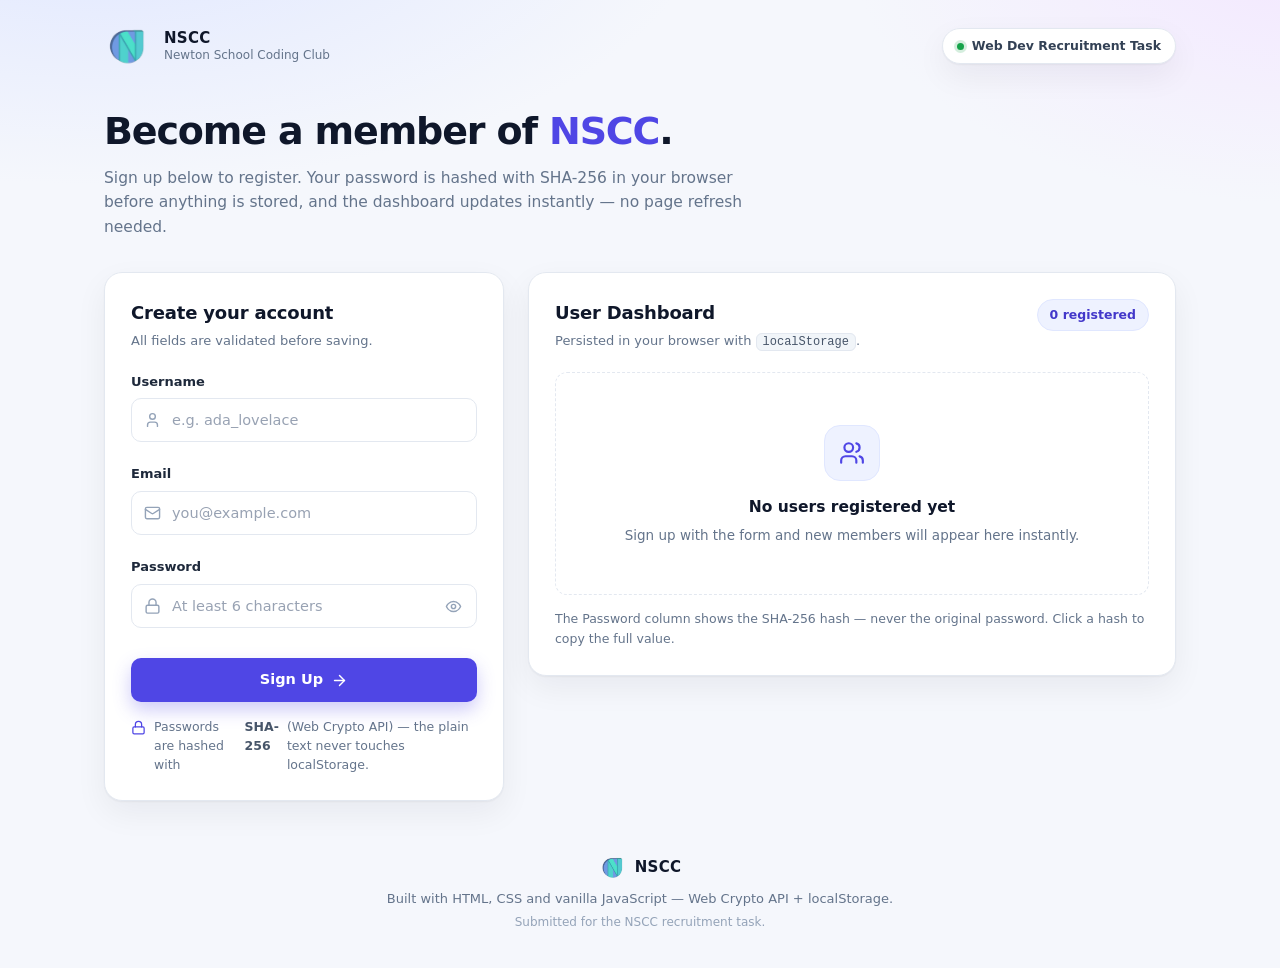
<file: Task-1-Signup-Dashboard/index.html>
<!doctype html>
<html lang="en">
  <head>
  <meta charset="UTF-8" />
  <meta name="viewport" content="width=device-width, initial-scale=1.0" />
  <meta
    name="description"
    content="NSCC Signup & User Dashboard — a vanilla JavaScript recruitment task."
  />
  <title>NSCC Signup & User Dashboard</title>
  <link rel="icon" type="image/png" href="assets/nscc-logo.png" />
  <link rel="stylesheet" href="style.css" />
</head>
  <body>
    <!-- ======================= Header ======================= -->
    <header class="site-header">
      <div class="brand">
        <span class="brand-mark" aria-hidden="true">
          <img src="assets/nscc-logo.png" alt="" />
        </span>
        <span class="brand-text">
          <strong>NSCC</strong>
          <small>Newton School Coding Club</small>
        </span>
      </div>
      <span class="task-pill">
        <span class="pill-dot" aria-hidden="true"></span>
        Web Dev Recruitment Task
      </span>
    </header>

    <main class="container">
      <!-- ======================= Intro ======================= -->
      <section class="intro">
        <h1>Become a member of <span>NSCC</span>.</h1>
        <p>
          Sign up below to register. Your password is hashed with SHA-256 in your
          browser before anything is stored, and the dashboard updates instantly —
          no page refresh needed.
        </p>
      </section>

      <div class="layout">
        <!-- ======================= Signup form ======================= -->
        <section class="card form-card" aria-labelledby="form-title">
          <div class="card-header">
            <h2 id="form-title">Create your account</h2>
            <p class="card-subtitle">All fields are validated before saving.</p>
          </div>

          <!-- novalidate disables the browser's default bubbles so our own JS validation runs -->
          <form id="signup-form" novalidate>
            <div class="field">
              <label for="username">Username</label>
              <div class="input-wrap">
                <svg class="input-icon" viewBox="0 0 24 24" fill="none" stroke="currentColor" stroke-width="2" stroke-linecap="round" stroke-linejoin="round" aria-hidden="true">
                  <path d="M19 21v-2a4 4 0 0 0-4-4H9a4 4 0 0 0-4 4v2" />
                  <circle cx="12" cy="7" r="4" />
                </svg>
                <input
                  id="username"
                  name="username"
                  type="text"
                  placeholder="e.g. ada_lovelace"
                  autocomplete="username"
                  maxlength="30"
                  required
                  aria-describedby="username-error"
                />
              </div>
              <p class="error-message" id="username-error" aria-live="polite"></p>
            </div>

            <div class="field">
              <label for="email">Email</label>
              <div class="input-wrap">
                <svg class="input-icon" viewBox="0 0 24 24" fill="none" stroke="currentColor" stroke-width="2" stroke-linecap="round" stroke-linejoin="round" aria-hidden="true">
                  <rect x="2" y="4" width="20" height="16" rx="2" />
                  <path d="m22 7-8.97 5.7a1.94 1.94 0 0 1-2.06 0L2 7" />
                </svg>
                <input
                  id="email"
                  name="email"
                  type="email"
                  placeholder="you@example.com"
                  autocomplete="email"
                  maxlength="254"
                  required
                  aria-describedby="email-error"
                />
              </div>
              <p class="error-message" id="email-error" aria-live="polite"></p>
            </div>

            <div class="field">
              <label for="password">Password</label>
              <div class="input-wrap">
                <svg class="input-icon" viewBox="0 0 24 24" fill="none" stroke="currentColor" stroke-width="2" stroke-linecap="round" stroke-linejoin="round" aria-hidden="true">
                  <rect x="3" y="11" width="18" height="11" rx="2" />
                  <path d="M7 11V7a5 5 0 0 1 10 0v4" />
                </svg>
                <input
                  id="password"
                  name="password"
                  type="password"
                  placeholder="At least 6 characters"
                  autocomplete="new-password"
                  minlength="6"
                  maxlength="128"
                  required
                  aria-describedby="password-error"
                  spellcheck="false"
                />
                <button
                  type="button"
                  class="icon-button"
                  id="toggle-password"
                  aria-label="Show password"
                >
                  <svg id="eye-open" viewBox="0 0 24 24" fill="none" stroke="currentColor" stroke-width="2" stroke-linecap="round" stroke-linejoin="round" aria-hidden="true">
                    <path d="M2 12s3-7 10-7 10 7 10 7-3 7-10 7-10-7-10-7Z" />
                    <circle cx="12" cy="12" r="3" />
                  </svg>
                  <svg id="eye-closed" class="hidden" viewBox="0 0 24 24" fill="none" stroke="currentColor" stroke-width="2" stroke-linecap="round" stroke-linejoin="round" aria-hidden="true">
                    <path d="M9.88 9.88a3 3 0 1 0 4.24 4.24" />
                    <path d="M10.73 5.08A10.43 10.43 0 0 1 12 5c7 0 10 7 10 7a13.16 13.16 0 0 1-1.67 2.68" />
                    <path d="M6.61 6.61A13.526 13.526 0 0 0 2 12s3 7 10 7a9.74 9.74 0 0 0 5.39-1.61" />
                    <line x1="2" y1="2" x2="22" y2="22" />
                  </svg>
                </button>
              </div>
              <p class="error-message" id="password-error" aria-live="polite"></p>
            </div>

            <button class="button primary" id="signup-button" type="submit">
              <span class="btn-label">
                Sign Up
                <svg viewBox="0 0 24 24" fill="none" stroke="currentColor" stroke-width="2" stroke-linecap="round" stroke-linejoin="round" aria-hidden="true">
                  <line x1="5" y1="12" x2="19" y2="12" />
                  <polyline points="12 5 19 12 12 19" />
                </svg>
              </span>
              <span class="btn-spinner" aria-hidden="true"></span>
            </button>

            <p class="form-note">
              <svg viewBox="0 0 24 24" fill="none" stroke="currentColor" stroke-width="2" stroke-linecap="round" stroke-linejoin="round" aria-hidden="true">
                <rect x="3" y="11" width="18" height="11" rx="2" />
                <path d="M7 11V7a5 5 0 0 1 10 0v4" />
              </svg>
              Passwords are hashed with <strong>SHA-256</strong> (Web Crypto API) —
              the plain text never touches localStorage.
            </p>
          </form>
        </section>

        <!-- ======================= Dashboard ======================= -->
        <section class="card table-card" aria-labelledby="dashboard-title">
          <div class="card-header table-card-header">
            <div>
              <h2 id="dashboard-title">User Dashboard</h2>
              <p class="card-subtitle">
                Persisted in your browser with <code>localStorage</code>.
              </p>
            </div>
            <span class="count-pill"><span id="user-count">0</span> registered</span>
          </div>

          <div class="table-wrap" id="table-wrap">
            <table>
              <thead>
                <tr>
                  <th>Username</th>
                  <th>Email</th>
                  <th>Password</th>
                  <th class="action-col">Action</th>
                </tr>
              </thead>
              <tbody id="users-tbody"></tbody>
            </table>
          </div>

          <div class="empty-state hidden" id="empty-state">
            <span class="empty-icon" aria-hidden="true">
              <svg viewBox="0 0 24 24" fill="none" stroke="currentColor" stroke-width="2" stroke-linecap="round" stroke-linejoin="round">
                <path d="M16 21v-2a4 4 0 0 0-4-4H6a4 4 0 0 0-4 4v2" />
                <circle cx="9" cy="7" r="4" />
                <path d="M22 21v-2a4 4 0 0 0-3-3.87" />
                <path d="M16 3.13a4 4 0 0 1 0 7.75" />
              </svg>
            </span>
            <h3>No users registered yet</h3>
            <p>Sign up with the form and new members will appear here instantly.</p>
          </div>

          <p class="table-note">
            The Password column shows the SHA-256 hash — never the original
            password. Click a hash to copy the full value.
          </p>
        </section>
      </div>
    </main>

    <footer class="site-footer">
      <div class="footer-brand" aria-label="NSCC — Newton School Coding Club">
        <img src="assets/nscc-logo.png" alt="" />
        <strong>NSCC</strong>
      </div>
      <p>Built with HTML, CSS and vanilla JavaScript — Web Crypto API + localStorage.</p>
      <p class="footer-sub">Submitted for the NSCC recruitment task.</p>
    </footer>

    <!-- ======================= Toast ======================= -->
    <div class="toast" id="toast" role="status" aria-live="polite">
      <span class="toast-dot" aria-hidden="true"></span>
      <span id="toast-message"></span>
    </div>

    <!-- ======================= Delete confirmation modal ======================= -->
    <div
      class="modal-overlay"
      id="confirm-modal"
      hidden
      role="alertdialog"
      aria-modal="true"
      aria-labelledby="confirm-title"
      aria-describedby="confirm-text"
    >
      <div class="modal">
        <span class="modal-icon" aria-hidden="true">
          <svg viewBox="0 0 24 24" fill="none" stroke="currentColor" stroke-width="2" stroke-linecap="round" stroke-linejoin="round">
            <path d="M3 6h18" />
            <path d="M19 6v14a2 2 0 0 1-2 2H7a2 2 0 0 1-2-2V6" />
            <path d="M8 6V4a2 2 0 0 1 2-2h4a2 2 0 0 1 2 2v2" />
            <line x1="10" y1="11" x2="10" y2="17" />
            <line x1="14" y1="11" x2="14" y2="17" />
          </svg>
        </span>
        <h3 id="confirm-title">Delete this user?</h3>
        <p id="confirm-text"></p>
        <div class="modal-actions">
          <button class="button ghost" id="cancel-delete" type="button">Cancel</button>
          <button class="button danger" id="confirm-delete" type="button">Delete</button>
        </div>
      </div>
    </div>

    <script src="script.js"></script>
  </body>
</html>
</file>
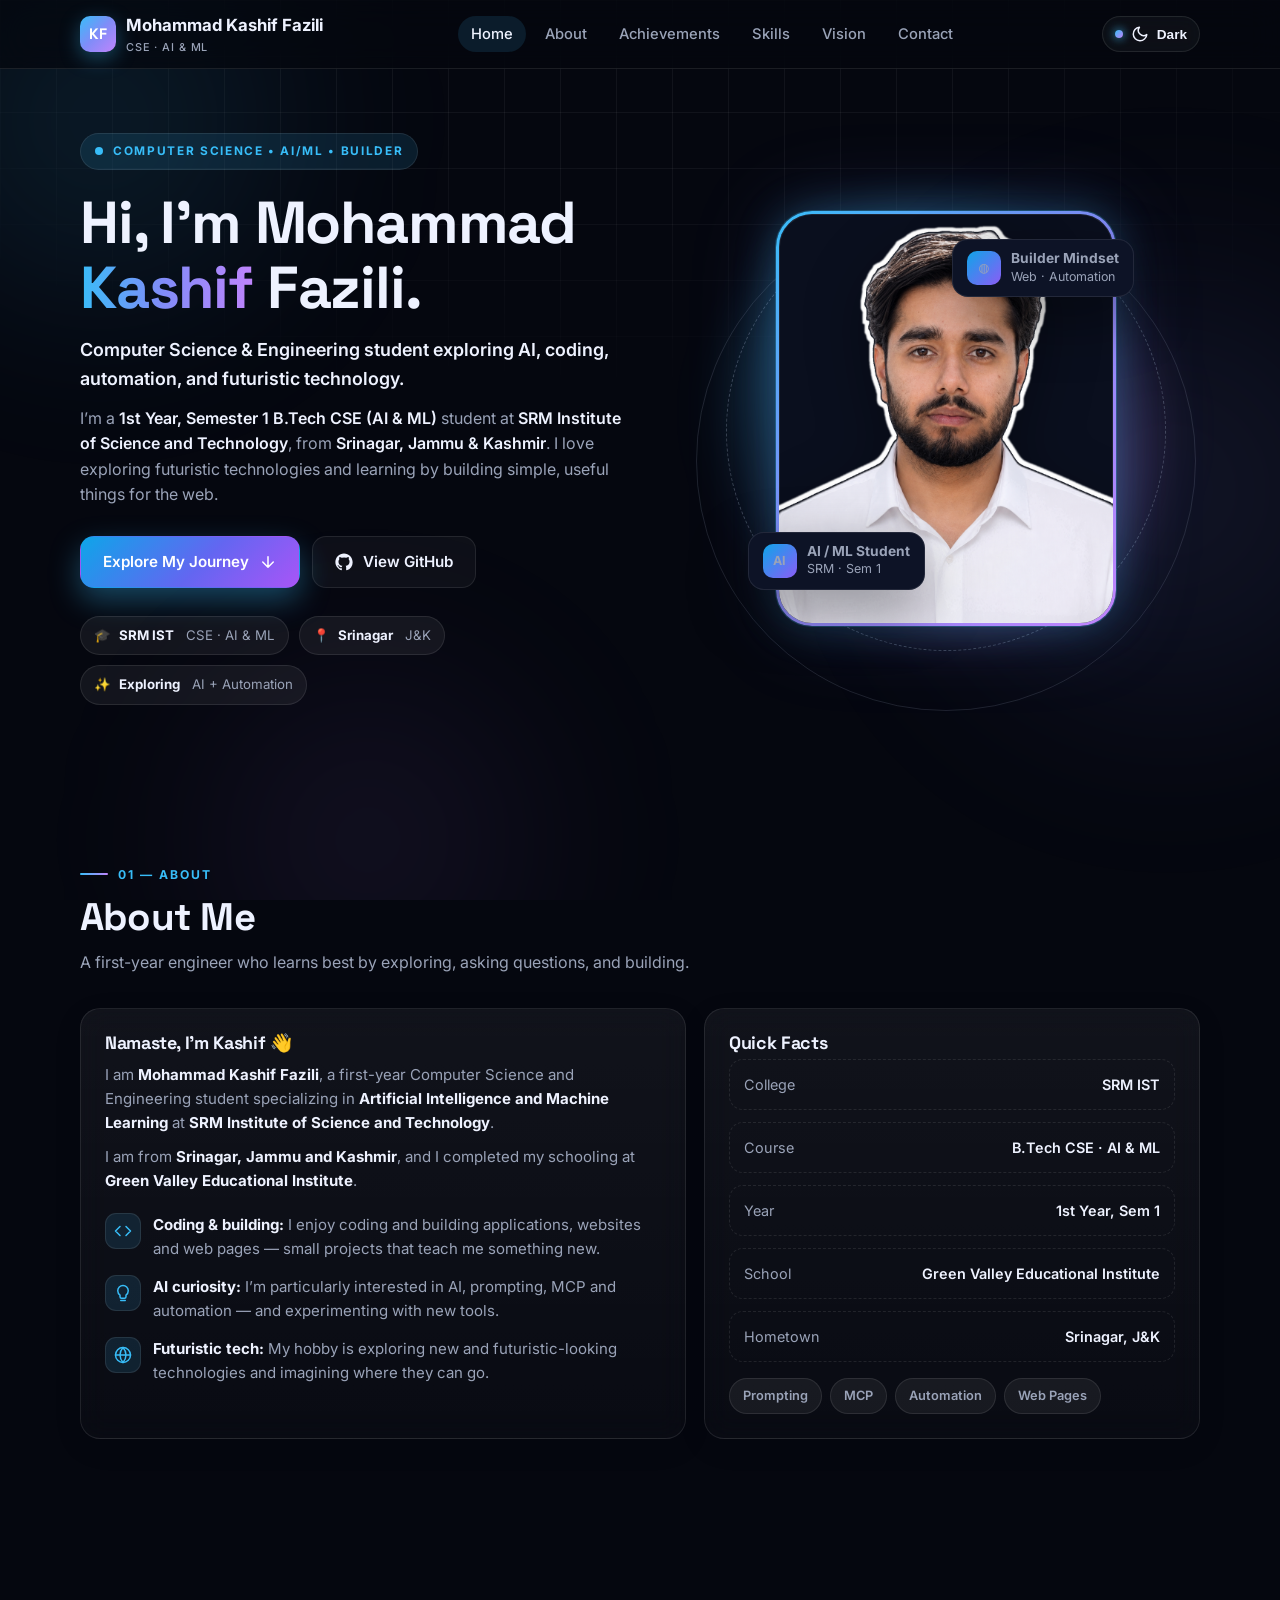
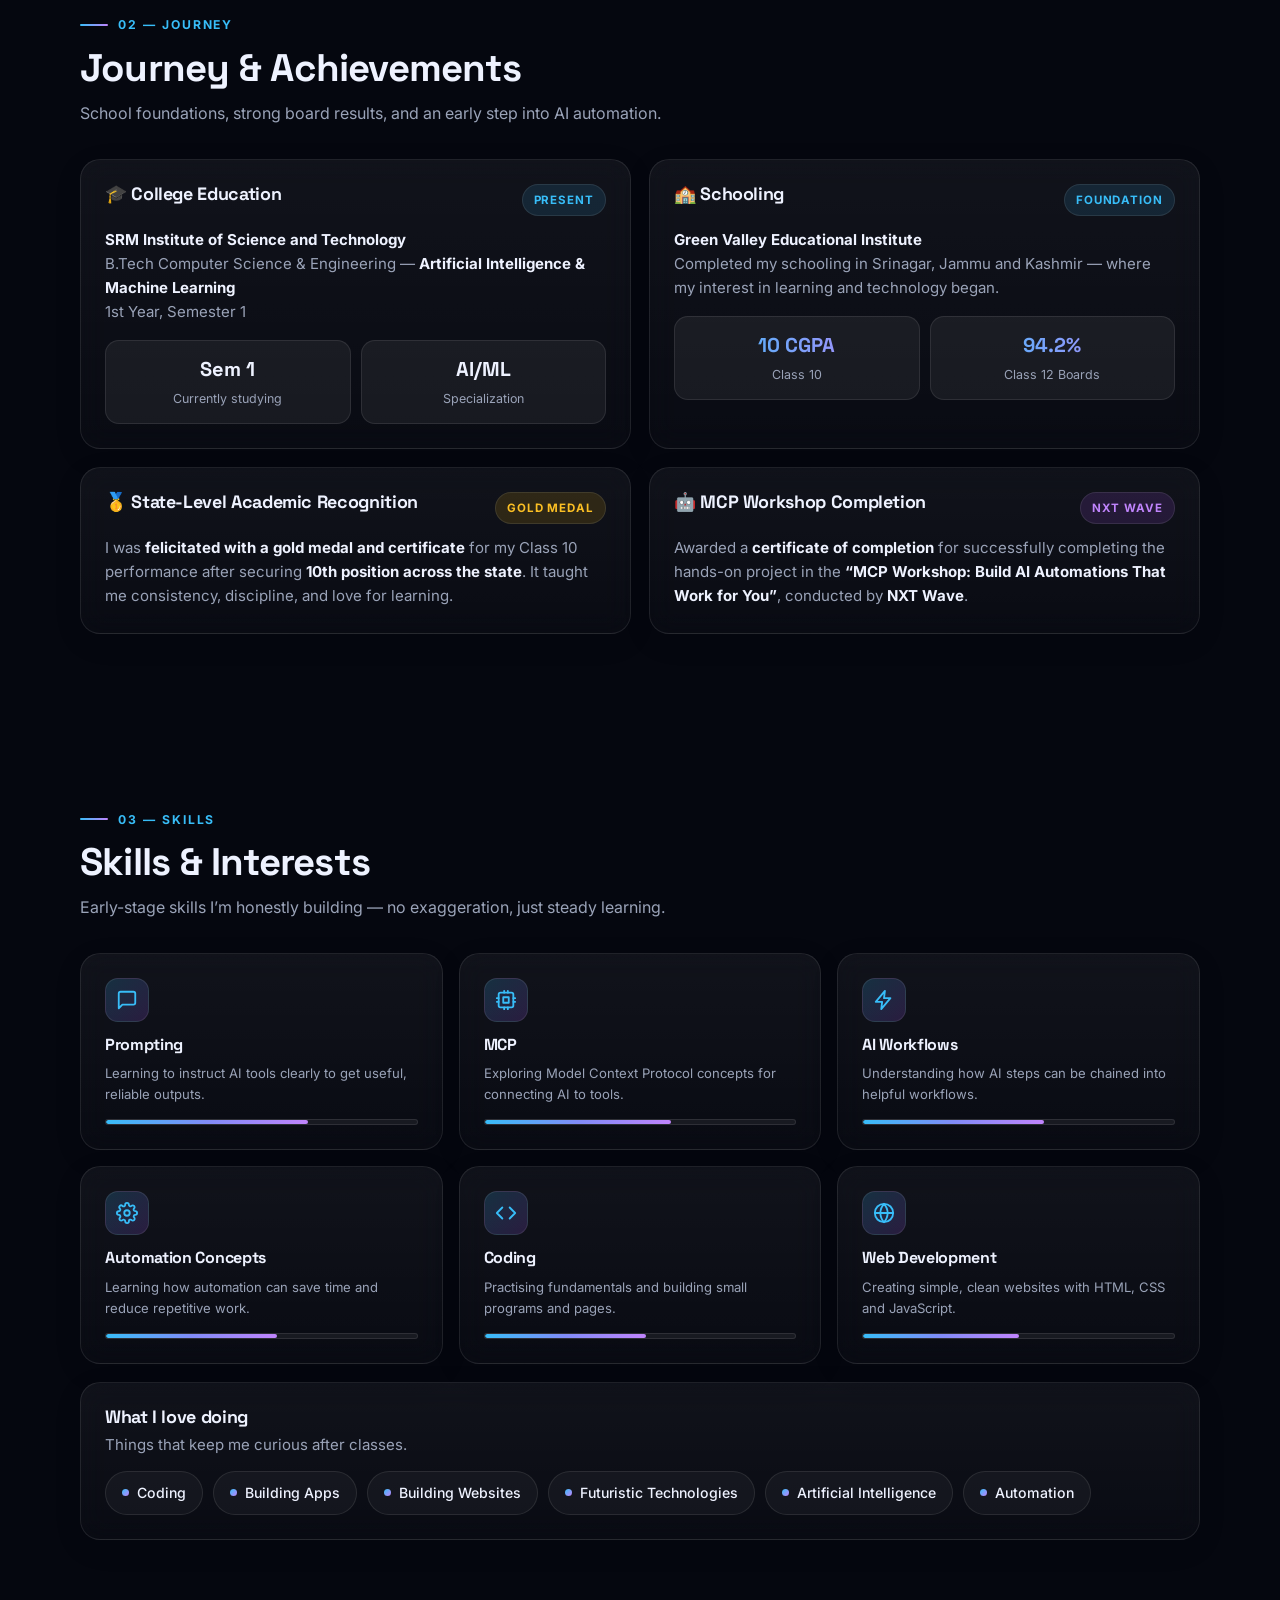
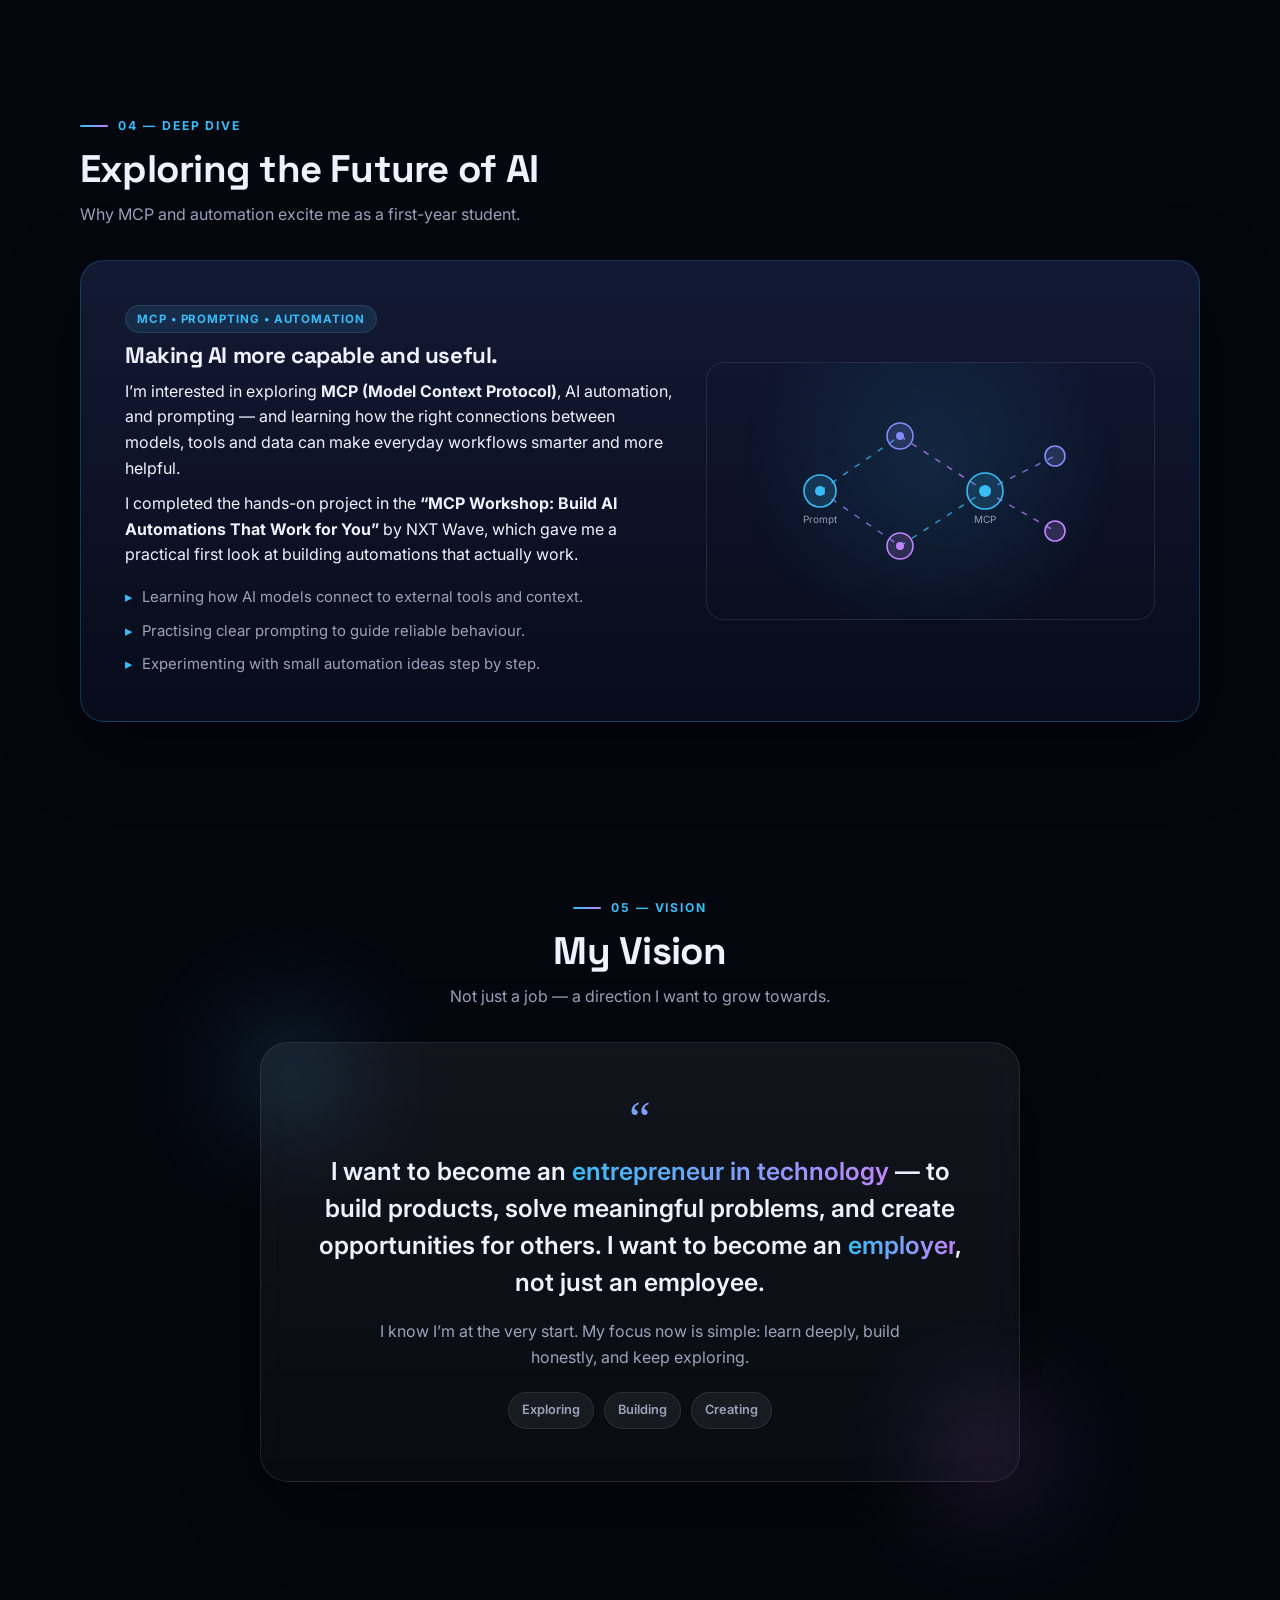
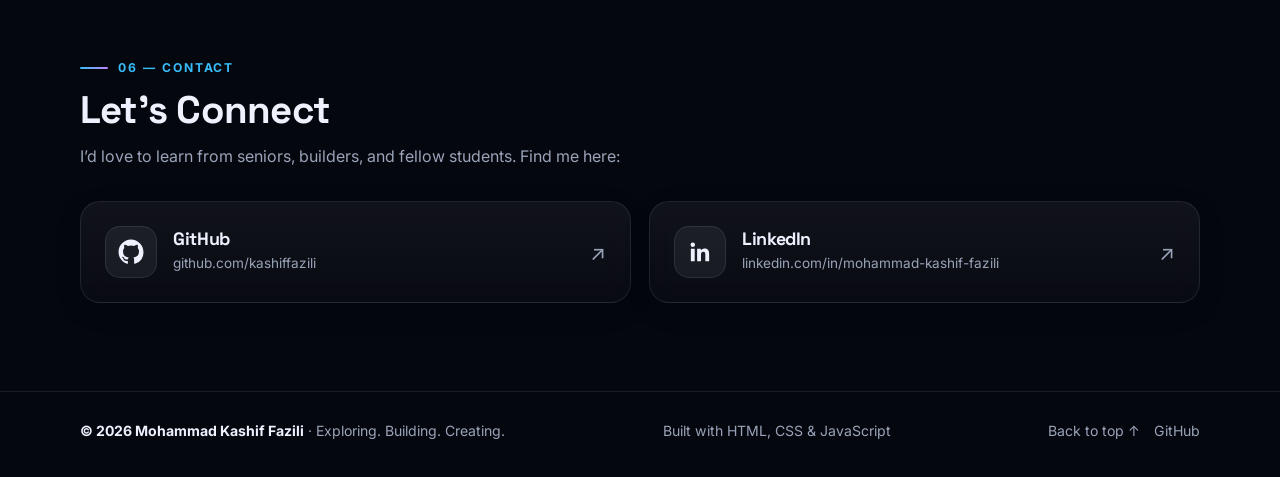
<file: Task-2-Personal-Introduction/index.html>
<!DOCTYPE html>
<html lang="en" data-theme="dark">
<head>
  <!--
    Personal Introduction Page — Mohammad Kashif Fazili
    Structured project: HTML + external CSS + external Vanilla JavaScript.
    No frameworks or build step required.
  -->
  <meta charset="UTF-8" />
  <meta name="viewport" content="width=device-width, initial-scale=1.0" />
  <meta name="description" content="Personal introduction page of Mohammad Kashif Fazili — B.Tech CSE (AI & ML) student at SRM Institute of Science and Technology." />
  <meta name="theme-color" content="#05070f" />
  <title>Mohammad Kashif Fazili — CSE (AI & ML) | Personal Introduction</title>

  <link rel="stylesheet" href="style.css" />

  <!-- Favicon: simple KF monogram as inline SVG -->
  <link rel="icon" href="data:image/svg+xml,%3Csvg xmlns='http://www.w3.org/2000/svg' viewBox='0 0 64 64'%3E%3Crect width='64' height='64' rx='14' fill='%2305070f'/%3E%3Ctext x='32' y='42' font-family='Arial' font-size='26' font-weight='bold' fill='%2338bdf8' text-anchor='middle'%3EKF%3C/text%3E%3C/svg%3E" />

  <!-- Font: system-first + Google Fonts (graceful fallback offline) -->
  <link rel="preconnect" href="https://fonts.googleapis.com" />
  <link rel="preconnect" href="https://fonts.gstatic.com" crossorigin />
  <link href="https://fonts.googleapis.com/css2?family=Inter:wght@400;500;600;700&family=Space+Grotesk:wght@500;600;700&display=swap" rel="stylesheet" />

  <!-- Prevent theme flash: restore saved theme before paint -->
  <script>
    // Read saved theme early so the correct theme shows instantly.
    (function () {
      try {
        var saved = localStorage.getItem('kashif-theme');
        if (saved === 'light' || saved === 'dark') {
          document.documentElement.setAttribute('data-theme', saved);
        } else {
          document.documentElement.setAttribute('data-theme', 'dark');
        }
      } catch (e) {
        document.documentElement.setAttribute('data-theme', 'dark');
      }
    })();
  </script>


</head>

<body>
  <a class="skip-link" href="#main">Skip to content</a>

  <!-- Soft background glows + grid -->
  <div class="bg-decor" aria-hidden="true">
    <div class="bg-grid"></div>
    <div class="blob blob-1"></div>
    <div class="blob blob-2"></div>
    <div class="blob blob-3"></div>
  </div>

  <!-- ================= NAVIGATION ================= -->
  <header class="nav" id="top">
    <div class="nav-inner">
      <a class="brand" href="#home" aria-label="Go to home — Mohammad Kashif Fazili">
        <span class="brand-mark" aria-hidden="true">KF</span>
        <span>Mohammad Kashif Fazili<br /><small>CSE · AI &amp; ML</small></span>
      </a>

      <nav aria-label="Primary navigation">
        <ul class="nav-links" id="navLinks">
          <li><a href="#home" class="active">Home</a></li>
          <li><a href="#about">About</a></li>
          <li><a href="#journey">Achievements</a></li>
          <li><a href="#skills">Skills</a></li>
          <li><a href="#vision">Vision</a></li>
          <li><a href="#contact">Contact</a></li>
        </ul>
      </nav>

      <div class="nav-actions">
        <!-- Dark / Light toggle. JS updates icon + label and saves to localStorage. -->
        <button class="theme-toggle" id="themeToggle" aria-label="Switch to light mode" aria-pressed="false">
          <span class="dot" aria-hidden="true"></span>
          <svg id="iconMoon" viewBox="0 0 24 24" fill="none" stroke="currentColor" stroke-width="2" stroke-linecap="round" stroke-linejoin="round" aria-hidden="true"><path d="M21 12.79A9 9 0 1 1 11.21 3 7 7 0 0 0 21 12.79z"/></svg>
          <svg id="iconSun" viewBox="0 0 24 24" fill="none" stroke="currentColor" stroke-width="2" stroke-linecap="round" stroke-linejoin="round" aria-hidden="true" class="icon-sun-hidden"><circle cx="12" cy="12" r="4"/><path d="M12 2v2M12 20v2M4.93 4.93l1.41 1.41M17.66 17.66l1.41 1.41M2 12h2M20 12h2M4.93 19.07l1.41-1.41M17.66 6.34l1.41-1.41"/></svg>
          <span class="toggle-label" id="themeLabel">Dark</span>
        </button>

        <button class="hamburger" id="menuBtn" aria-label="Open menu" aria-expanded="false" aria-controls="navLinks">
          <span></span><span></span><span></span>
        </button>
      </div>
    </div>
  </header>

  <main id="main">
    <!-- ================= HERO ================= -->
    <section class="hero" id="home" aria-labelledby="hero-heading">
      <div class="container hero-grid">
        <div>
          <p class="eyebrow hero-animate d1"><span class="pulse" aria-hidden="true"></span> Computer Science • AI/ML • Builder</p>
          <h1 id="hero-heading" class="hero-animate d2">Hi, I&rsquo;m Mohammad <span class="gradient-text">Kashif</span> Fazili.</h1>
          <p class="hero-sub hero-animate d3">Computer Science &amp; Engineering student exploring AI, coding, automation, and futuristic technology.</p>
          <p class="hero-para hero-animate d4">
            I&rsquo;m a <strong>1st Year, Semester 1 B.Tech CSE (AI &amp; ML)</strong> student at
            <strong>SRM Institute of Science and Technology</strong>, from <strong>Srinagar, Jammu &amp; Kashmir</strong>.
            I love exploring futuristic technologies and learning by building simple, useful things for the web.
          </p>
          <div class="btn-row hero-animate d5">
            <a class="btn btn-primary" href="#journey">Explore My Journey
              <svg viewBox="0 0 24 24" fill="none" stroke="currentColor" stroke-width="2" stroke-linecap="round" stroke-linejoin="round" aria-hidden="true"><path d="M12 5v14M5 12l7 7 7-7"/></svg>
            </a>
            <a class="btn btn-ghost" href="https://github.com/kashiffazili" target="_blank" rel="noopener noreferrer">
              <svg viewBox="0 0 24 24" fill="currentColor" aria-hidden="true"><path d="M12 .5C5.65.5.5 5.65.5 12c0 5.08 3.29 9.39 7.86 10.91.58.11.79-.25.79-.56 0-.27-.01-1.17-.02-2.12-3.2.7-3.88-1.36-3.88-1.36-.52-1.33-1.28-1.68-1.28-1.68-1.04-.71.08-.7.08-.7 1.15.08 1.76 1.18 1.76 1.18 1.03 1.76 2.7 1.25 3.36.96.1-.75.4-1.25.72-1.54-2.55-.29-5.24-1.28-5.24-5.68 0-1.26.45-2.28 1.18-3.09-.12-.29-.51-1.46.11-3.05 0 0 .97-.31 3.18 1.18a11 11 0 0 1 5.8 0c2.2-1.49 3.17-1.18 3.17-1.18.62 1.59.23 2.76.11 3.05.74.81 1.18 1.83 1.18 3.09 0 4.41-2.69 5.38-5.25 5.67.41.35.77 1.05.77 2.12 0 1.53-.01 2.76-.01 3.14 0 .31.21.68.8.56A10.52 10.52 0 0 0 23.5 12C23.5 5.65 18.35.5 12 .5z"/></svg>
              View GitHub
            </a>
          </div>
          <div class="hero-meta hero-animate d5">
            <span class="meta-chip">🎓 <strong>SRM IST</strong>&nbsp;CSE · AI &amp; ML</span>
            <span class="meta-chip">📍 <strong>Srinagar</strong>&nbsp;J&amp;K</span>
            <span class="meta-chip">✨ <strong>Exploring</strong>&nbsp;AI + Automation</span>
          </div>
        </div>

        <!-- Photo: uses assets/profile-photo.png (your real uploaded photo) -->
        <div class="photo-stage photo-enter" aria-label="Portrait of Mohammad Kashif Fazili">
          <div class="photo-glow" aria-hidden="true"></div>
          <div class="orbit orbit-1" aria-hidden="true"><span class="orbit-dot"></span></div>
          <div class="orbit orbit-2" aria-hidden="true"></div>
          <div class="photo-frame">
            <div class="photo-inner">
              <!-- Keep this file name. Save your photo as assets/profile-photo.png -->
              <img src="assets/profile-photo.png" alt="Portrait photograph of Mohammad Kashif Fazili wearing a white shirt" width="680" height="830" fetchpriority="high" />
              <div id="photoFallback" class="photo-fallback">
                <p>Add your photo at<br /><strong style="color:var(--text)">assets/profile-photo.png</strong></p>
              </div>
            </div>
            <div class="photo-badge badge-1" aria-hidden="true">
              <span class="badge-icon">AI</span>
              <span><strong>AI / ML Student</strong><span>SRM · Sem 1</span></span>
            </div>
            <div class="photo-badge badge-2" aria-hidden="true">
              <span class="badge-icon">◍</span>
              <span><strong>Builder Mindset</strong><span>Web · Automation</span></span>
            </div>
          </div>
        </div>
      </div>
    </section>

    <!-- ================= ABOUT ================= -->
    <section id="about" aria-labelledby="about-title">
      <div class="container">
        <p class="kicker reveal">01 — About</p>
        <h2 class="section-title reveal" id="about-title">About Me</h2>
        <p class="section-sub reveal">A first-year engineer who learns best by exploring, asking questions, and building.</p>

        <div class="about-grid">
          <article class="card reveal">
            <h3>Namaste, I&rsquo;m Kashif 👋</h3>
            <p class="text-spaced">I am <strong>Mohammad Kashif Fazili</strong>, a first-year Computer Science and Engineering student specializing in <strong>Artificial Intelligence and Machine Learning</strong> at <strong>SRM Institute of Science and Technology</strong>.</p>
            <p class="text-spaced">I am from <strong>Srinagar, Jammu and Kashmir</strong>, and I completed my schooling at <strong>Green Valley Educational Institute</strong>.</p>
            <div class="about-points">
              <div class="point">
                <span class="point-icon" aria-hidden="true"><svg viewBox="0 0 24 24" fill="none" stroke="currentColor" stroke-width="2" stroke-linecap="round" stroke-linejoin="round"><path d="M16 18l6-6-6-6M8 6l-6 6 6 6"/></svg></span>
                <p><strong>Coding &amp; building:</strong> I enjoy coding and building applications, websites and web pages — small projects that teach me something new.</p>
              </div>
              <div class="point">
                <span class="point-icon" aria-hidden="true"><svg viewBox="0 0 24 24" fill="none" stroke="currentColor" stroke-width="2" stroke-linecap="round" stroke-linejoin="round"><path d="M12 2a7 7 0 0 1 7 7c0 2.38-1.19 4.47-3 5.74V17a2 2 0 0 1-2 2H10a2 2 0 0 1-2-2v-2.26C6.19 13.47 5 11.38 5 9a7 7 0 0 1 7-7z"/><path d="M9 22h6"/></svg></span>
                <p><strong>AI curiosity:</strong> I&rsquo;m particularly interested in AI, prompting, MCP and automation — and experimenting with new tools.</p>
              </div>
              <div class="point">
                <span class="point-icon" aria-hidden="true"><svg viewBox="0 0 24 24" fill="none" stroke="currentColor" stroke-width="2" stroke-linecap="round" stroke-linejoin="round"><circle cx="12" cy="12" r="10"/><path d="M2 12h20M12 2a15.3 15.3 0 0 1 4 10 15.3 15.3 0 0 1-4 10 15.3 15.3 0 0 1-4-10 15.3 15.3 0 0 1 4-10z"/></svg></span>
                <p><strong>Futuristic tech:</strong> My hobby is exploring new and futuristic-looking technologies and imagining where they can go.</p>
              </div>
            </div>
          </article>

          <aside class="card reveal reveal-delay-1" aria-label="Quick facts">
            <h3>Quick Facts</h3>
            <ul class="fact-list">
              <li><span>College</span><span>SRM IST</span></li>
              <li><span>Course</span><span>B.Tech CSE · AI &amp; ML</span></li>
              <li><span>Year</span><span>1st Year, Sem 1</span></li>
              <li><span>School</span><span>Green Valley Educational Institute</span></li>
              <li><span>Hometown</span><span>Srinagar, J&amp;K</span></li>
            </ul>
            <div class="pill-row" aria-label="Currently exploring">
              <span class="pill">Prompting</span>
              <span class="pill">MCP</span>
              <span class="pill">Automation</span>
              <span class="pill">Web Pages</span>
            </div>
          </aside>
        </div>
      </div>
    </section>

    <!-- ================= JOURNEY / ACHIEVEMENTS ================= -->
    <section id="journey" aria-labelledby="journey-title">
      <div class="container">
        <p class="kicker reveal">02 — Journey</p>
        <h2 class="section-title reveal" id="journey-title">Journey &amp; Achievements</h2>
        <p class="section-sub reveal">School foundations, strong board results, and an early step into AI automation.</p>

        <div class="grid-2">
          <article class="card reveal">
            <div class="j-card-top"><h3>🎓 College Education</h3><span class="tag">Present</span></div>
            <p><strong>SRM Institute of Science and Technology</strong><br />B.Tech Computer Science &amp; Engineering — <strong>Artificial Intelligence &amp; Machine Learning</strong><br />1st Year, Semester 1</p>
            <div class="score-row">
              <div class="score"><strong>Sem 1</strong><span>Currently studying</span></div>
              <div class="score"><strong>AI/ML</strong><span>Specialization</span></div>
            </div>
          </article>

          <article class="card reveal reveal-delay-1">
            <div class="j-card-top"><h3>🏫 Schooling</h3><span class="tag">Foundation</span></div>
            <p><strong>Green Valley Educational Institute</strong><br />Completed my schooling in Srinagar, Jammu and Kashmir — where my interest in learning and technology began.</p>
            <div class="score-row">
              <div class="score glow"><strong>10 CGPA</strong><span>Class 10</span></div>
              <div class="score glow"><strong>94.2%</strong><span>Class 12 Boards</span></div>
            </div>
          </article>

          <article class="card reveal">
            <div class="j-card-top"><h3>🥇 State-Level Academic Recognition</h3><span class="tag gold">Gold Medal</span></div>
            <p>I was <strong>felicitated with a gold medal and certificate</strong> for my Class 10 performance after securing <strong>10th position across the state</strong>. It taught me consistency, discipline, and love for learning.</p>
          </article>

          <article class="card reveal reveal-delay-1">
            <div class="j-card-top"><h3>🤖 MCP Workshop Completion</h3><span class="tag purple">NXT Wave</span></div>
            <p>Awarded a <strong>certificate of completion</strong> for successfully completing the hands-on project in the <strong>&ldquo;MCP Workshop: Build AI Automations That Work for You&rdquo;</strong>, conducted by <strong>NXT Wave</strong>.</p>
          </article>
        </div>
      </div>
    </section>

    <!-- ================= SKILLS ================= -->
    <section id="skills" aria-labelledby="skills-title">
      <div class="container">
        <p class="kicker reveal">03 — Skills</p>
        <h2 class="section-title reveal" id="skills-title">Skills &amp; Interests</h2>
        <p class="section-sub reveal">Early-stage skills I&rsquo;m honestly building — no exaggeration, just steady learning.</p>

        <div class="skills-grid">
          <article class="card skill-card reveal">
            <div class="skill-icon" aria-hidden="true"><svg viewBox="0 0 24 24" fill="none" stroke="currentColor" stroke-width="2" stroke-linecap="round" stroke-linejoin="round"><path d="M21 15a2 2 0 0 1-2 2H7l-4 4V5a2 2 0 0 1 2-2h14a2 2 0 0 1 2 2z"/></svg></div>
            <h3>Prompting</h3>
            <p class="skill-note">Learning to instruct AI tools clearly to get useful, reliable outputs.</p>
            <div class="skill-bar" aria-hidden="true"><i data-level="65%"></i></div>
          </article>
          <article class="card skill-card reveal reveal-delay-1">
            <div class="skill-icon" aria-hidden="true"><svg viewBox="0 0 24 24" fill="none" stroke="currentColor" stroke-width="2" stroke-linecap="round" stroke-linejoin="round"><rect x="4" y="4" width="16" height="16" rx="2"/><path d="M9 9h6v6H9zM4 10h-2M4 14h-2M22 10h-2M22 14h-2M10 4V2M14 4V2M10 22v-2M14 22v-2"/></svg></div>
            <h3>MCP</h3>
            <p class="skill-note">Exploring Model Context Protocol concepts for connecting AI to tools.</p>
            <div class="skill-bar" aria-hidden="true"><i data-level="60%"></i></div>
          </article>
          <article class="card skill-card reveal reveal-delay-2">
            <div class="skill-icon" aria-hidden="true"><svg viewBox="0 0 24 24" fill="none" stroke="currentColor" stroke-width="2" stroke-linecap="round" stroke-linejoin="round"><path d="M13 2L3 14h7l-1 8 10-12h-7l1-8z"/></svg></div>
            <h3>AI Workflows</h3>
            <p class="skill-note">Understanding how AI steps can be chained into helpful workflows.</p>
            <div class="skill-bar" aria-hidden="true"><i data-level="58%"></i></div>
          </article>
          <article class="card skill-card reveal">
            <div class="skill-icon" aria-hidden="true"><svg viewBox="0 0 24 24" fill="none" stroke="currentColor" stroke-width="2" stroke-linecap="round" stroke-linejoin="round"><circle cx="12" cy="12" r="3"/><path d="M19.4 15a1.65 1.65 0 0 0 .33 1.82l.06.06a2 2 0 1 1-2.83 2.83l-.06-.06a1.65 1.65 0 0 0-1.82-.33 1.65 1.65 0 0 0-1 1.51V21a2 2 0 1 1-4 0v-.09A1.65 1.65 0 0 0 9 19.4a1.65 1.65 0 0 0-1.82.33l-.06.06a2 2 0 1 1-2.83-2.83l.06-.06a1.65 1.65 0 0 0 .33-1.82 1.65 1.65 0 0 0-1.51-1H3a2 2 0 1 1 0-4h.09A1.65 1.65 0 0 0 4.6 9a1.65 1.65 0 0 0-.33-1.82l-.06-.06a2 2 0 1 1 2.83-2.83l.06.06a1.65 1.65 0 0 0 1.82.33H9a1.65 1.65 0 0 0 1-1.51V3a2 2 0 1 1 4 0v.09a1.65 1.65 0 0 0 1 1.51 1.65 1.65 0 0 0 1.82-.33l.06-.06a2 2 0 1 1 2.83 2.83l-.06.06a1.65 1.65 0 0 0-.33 1.82V9a1.65 1.65 0 0 0 1.51 1H21a2 2 0 1 1 0 4h-.09a1.65 1.65 0 0 0-1.51 1z"/></svg></div>
            <h3>Automation Concepts</h3>
            <p class="skill-note">Learning how automation can save time and reduce repetitive work.</p>
            <div class="skill-bar" aria-hidden="true"><i data-level="55%"></i></div>
          </article>
          <article class="card skill-card reveal reveal-delay-1">
            <div class="skill-icon" aria-hidden="true"><svg viewBox="0 0 24 24" fill="none" stroke="currentColor" stroke-width="2" stroke-linecap="round" stroke-linejoin="round"><path d="M16 18l6-6-6-6M8 6l-6 6 6 6"/></svg></div>
            <h3>Coding</h3>
            <p class="skill-note">Practising fundamentals and building small programs and pages.</p>
            <div class="skill-bar" aria-hidden="true"><i data-level="52%"></i></div>
          </article>
          <article class="card skill-card reveal reveal-delay-2">
            <div class="skill-icon" aria-hidden="true"><svg viewBox="0 0 24 24" fill="none" stroke="currentColor" stroke-width="2" stroke-linecap="round" stroke-linejoin="round"><circle cx="12" cy="12" r="10"/><path d="M2 12h20M12 2a15.3 15.3 0 0 1 4 10 15.3 15.3 0 0 1-4 10 15.3 15.3 0 0 1-4-10 15.3 15.3 0 0 1 4-10z"/></svg></div>
            <h3>Web Development</h3>
            <p class="skill-note">Creating simple, clean websites with HTML, CSS and JavaScript.</p>
            <div class="skill-bar" aria-hidden="true"><i data-level="50%"></i></div>
          </article>
        </div>

        <div class="card interests reveal">
          <h3>What I love doing</h3>
          <p>Things that keep me curious after classes.</p>
          <div class="interest-pills">
            <span><i></i>Coding</span>
            <span><i></i>Building Apps</span>
            <span><i></i>Building Websites</span>
            <span><i></i>Futuristic Technologies</span>
            <span><i></i>Artificial Intelligence</span>
            <span><i></i>Automation</span>
          </div>
        </div>
      </div>
    </section>

    <!-- ================= MCP / FUTURE ================= -->
    <section id="mcp" aria-labelledby="mcp-title">
      <div class="container">
        <p class="kicker reveal">04 — Deep Dive</p>
        <h2 class="section-title reveal" id="mcp-title">Exploring the Future of AI</h2>
        <p class="section-sub reveal">Why MCP and automation excite me as a first-year student.</p>

        <div class="mcp-card reveal">
          <div>
            <span class="tag">MCP • Prompting • Automation</span>
            <h3 style="font-size:1.4rem;margin:14px 0 10px;">Making AI more capable and useful.</h3>
            <p>I&rsquo;m interested in exploring <strong>MCP (Model Context Protocol)</strong>, AI automation, and prompting — and learning how the right connections between models, tools and data can make everyday workflows smarter and more helpful.</p>
            <p class="text-spaced">I completed the hands-on project in the <strong>&ldquo;MCP Workshop: Build AI Automations That Work for You&rdquo;</strong> by NXT Wave, which gave me a practical first look at building automations that actually work.</p>
            <ul class="mcp-list">
              <li>Learning how AI models connect to external tools and context.</li>
              <li>Practising clear prompting to guide reliable behaviour.</li>
              <li>Experimenting with small automation ideas step by step.</li>
            </ul>
          </div>
          <div class="mcp-visual" aria-hidden="true">
            <!-- Decorative glowing workflow graph (pure SVG, no library) -->
            <svg class="nodes-svg" viewBox="0 0 360 220" fill="none" role="img" aria-label="Decorative AI workflow diagram">
              <line class="flow-line" x1="70" y1="110" x2="150" y2="55" stroke="#38bdf8" stroke-width="1.6" opacity="0.7"/>
              <line class="flow-line" x1="70" y1="110" x2="150" y2="165" stroke="#818cf8" stroke-width="1.6" opacity="0.7"/>
              <line class="flow-line" x1="150" y1="55" x2="235" y2="110" stroke="#c084fc" stroke-width="1.6" opacity="0.7"/>
              <line class="flow-line" x1="150" y1="165" x2="235" y2="110" stroke="#38bdf8" stroke-width="1.6" opacity="0.7"/>
              <line class="flow-line" x1="235" y1="110" x2="305" y2="75" stroke="#818cf8" stroke-width="1.6" opacity="0.7"/>
              <line class="flow-line" x1="235" y1="110" x2="305" y2="150" stroke="#c084fc" stroke-width="1.6" opacity="0.7"/>
              <circle class="node-pulse" cx="70" cy="110" r="16" fill="rgba(56,189,248,0.18)" stroke="#38bdf8" stroke-width="1.6"/>
              <circle cx="70" cy="110" r="5" fill="#38bdf8"/>
              <circle class="node-pulse d2" cx="150" cy="55" r="13" fill="rgba(129,140,248,0.18)" stroke="#818cf8" stroke-width="1.6"/>
              <circle cx="150" cy="55" r="4" fill="#818cf8"/>
              <circle class="node-pulse d3" cx="150" cy="165" r="13" fill="rgba(192,132,252,0.18)" stroke="#c084fc" stroke-width="1.6"/>
              <circle cx="150" cy="165" r="4" fill="#c084fc"/>
              <circle class="node-pulse d2" cx="235" cy="110" r="18" fill="rgba(56,189,248,0.16)" stroke="#38bdf8" stroke-width="1.6"/>
              <circle cx="235" cy="110" r="6" fill="#38bdf8"/>
              <circle class="node-pulse" cx="305" cy="75" r="10" fill="rgba(129,140,248,0.2)" stroke="#818cf8" stroke-width="1.6"/>
              <circle class="node-pulse d3" cx="305" cy="150" r="10" fill="rgba(192,132,252,0.2)" stroke="#c084fc" stroke-width="1.6"/>
              <text x="70" y="142" text-anchor="middle" fill="currentColor" opacity="0.6" font-size="10" font-family="Inter,sans-serif">Prompt</text>
              <text x="235" y="142" text-anchor="middle" fill="currentColor" opacity="0.6" font-size="10" font-family="Inter,sans-serif">MCP</text>
            </svg>
          </div>
        </div>
      </div>
    </section>

    <!-- ================= VISION ================= -->
    <section id="vision" class="vision" aria-labelledby="vision-title">
      <div class="container">
        <p class="kicker reveal" style="justify-content:center;">05 — Vision</p>
        <h2 class="section-title reveal" id="vision-title">My Vision</h2>
        <p class="section-sub reveal" style="margin-left:auto;margin-right:auto;">Not just a job — a direction I want to grow towards.</p>
        <div class="vision-quote reveal">
          <div class="quote-mark" aria-hidden="true">&ldquo;</div>
          <blockquote>I want to become an <em>entrepreneur in technology</em> — to build products, solve meaningful problems, and create opportunities for others. I want to become an <em>employer</em>, not just an employee.</blockquote>
          <p>I know I&rsquo;m at the very start. My focus now is simple: learn deeply, build honestly, and keep exploring.</p>
          <div class="vision-tags">
            <span class="pill">Exploring</span>
            <span class="pill">Building</span>
            <span class="pill">Creating</span>
          </div>
        </div>
      </div>
    </section>

    <!-- ================= CONTACT ================= -->
    <section id="contact" aria-labelledby="contact-title">
      <div class="container">
        <p class="kicker reveal">06 — Contact</p>
        <h2 class="section-title reveal" id="contact-title">Let&rsquo;s Connect</h2>
        <p class="section-sub reveal">I&rsquo;d love to learn from seniors, builders, and fellow students. Find me here:</p>
        <div class="contact-grid">
          <a class="card social-card reveal" href="https://github.com/kashiffazili" target="_blank" rel="noopener noreferrer" aria-label="Open GitHub profile of Mohammad Kashif Fazili in a new tab">
            <span class="social-icon" aria-hidden="true">
              <svg viewBox="0 0 24 24" fill="currentColor"><path d="M12 .5C5.65.5.5 5.65.5 12c0 5.08 3.29 9.39 7.86 10.91.58.11.79-.25.79-.56 0-.27-.01-1.17-.02-2.12-3.2.7-3.88-1.36-3.88-1.36-.52-1.33-1.28-1.68-1.28-1.68-1.04-.71.08-.7.08-.7 1.15.08 1.76 1.18 1.76 1.18 1.03 1.76 2.7 1.25 3.36.96.1-.75.4-1.25.72-1.54-2.55-.29-5.24-1.28-5.24-5.68 0-1.26.45-2.28 1.18-3.09-.12-.29-.51-1.46.11-3.05 0 0 .97-.31 3.18 1.18a11 11 0 0 1 5.8 0c2.2-1.49 3.17-1.18 3.17-1.18.62 1.59.23 2.76.11 3.05.74.81 1.18 1.83 1.18 3.09 0 4.41-2.69 5.38-5.25 5.67.41.35.77 1.05.77 2.12 0 1.53-.01 2.76-.01 3.14 0 .31.21.68.8.56A10.52 10.52 0 0 0 23.5 12C23.5 5.65 18.35.5 12 .5z"/></svg>
            </span>
            <span><h3>GitHub</h3><small>github.com/kashiffazili</small></span>
            <span class="arrow" aria-hidden="true">↗</span>
          </a>
          <a class="card social-card reveal reveal-delay-1" href="https://www.linkedin.com/in/mohammad-kashif-fazili-436b4b429/" target="_blank" rel="noopener noreferrer" aria-label="Open LinkedIn profile of Mohammad Kashif Fazili in a new tab">
            <span class="social-icon" aria-hidden="true">
              <svg viewBox="0 0 24 24" fill="currentColor"><path d="M20.45 20.45h-3.55v-5.57c0-1.33-.03-3.04-1.85-3.04-1.86 0-2.14 1.45-2.14 2.94v5.67H9.35V9h3.41v1.56h.05c.47-.9 1.63-1.85 3.36-1.85 3.6 0 4.27 2.37 4.27 5.46v6.28zM5.34 7.43a2.06 2.06 0 1 1 0-4.12 2.06 2.06 0 0 1 0 4.12zM7.12 20.45H3.55V9h3.57v11.45z"/></svg>
            </span>
            <span><h3>LinkedIn</h3><small>linkedin.com/in/mohammad-kashif-fazili</small></span>
            <span class="arrow" aria-hidden="true">↗</span>
          </a>
        </div>
      </div>
    </section>
  </main>

  <!-- ================= FOOTER ================= -->
  <footer>
    <div class="footer-inner">
      <p><strong>© <span id="year">2026</span> Mohammad Kashif Fazili</strong> · Exploring. Building. Creating.</p>
      <p>Built with HTML, CSS &amp; JavaScript</p>
      <div class="footer-links">
        <a href="#home">Back to top ↑</a>
        <a href="https://github.com/kashiffazili" target="_blank" rel="noopener noreferrer">GitHub</a>
      </div>
    </div>
  </footer>

  <script src="script.js"></script>
</body>
</html>
</file>
<file: Task-1-Signup-Dashboard/style.css>
/* ==========================================================================
   NSCC Signup & User Dashboard — style.css
   Plain CSS only (no frameworks). Organised top-down as the page appears:
   variables -> base -> header -> layout -> cards -> form -> table ->
   empty state -> footer -> toast -> modal -> responsive -> motion.
   ========================================================================== */

/* ---------- 1. Design tokens ---------- */
:root {
  --bg: #f5f7fc;
  --surface: #ffffff;
  --border: #e3e8f0;
  --text: #0f172a;
  --muted: #64748b;
  --primary: #4f46e5;
  --primary-dark: #4338ca;
  --primary-soft: #eef2ff;
  --danger: #dc2626;
  --danger-dark: #b91c1c;
  --danger-soft: #fef2f2;
  --success: #16a34a;
  --radius-lg: 18px;
  --radius-md: 12px;
  --radius-sm: 10px;
  --shadow-card: 0 1px 2px rgba(15, 23, 42, 0.05), 0 12px 32px rgba(15, 23, 42, 0.06);
  --ring-primary: 0 0 0 4px rgba(79, 70, 229, 0.15);
  --ring-danger: 0 0 0 4px rgba(220, 38, 38, 0.12);
  --font-body: "Inter", system-ui, -apple-system, "Segoe UI", sans-serif;
  --font-mono: "JetBrains Mono", ui-monospace, "SF Mono", Menlo, monospace;
}

/* ---------- 2. Base ---------- */
*,
*::before,
*::after {
  box-sizing: border-box;
}

body {
  margin: 0;
  min-height: 100vh;
  font-family: var(--font-body);
  font-size: 15px;
  line-height: 1.6;
  color: var(--text);
  background:
    radial-gradient(1100px 500px at 8% -10%, #e0e7ff 0%, transparent 55%),
    radial-gradient(900px 480px at 102% -4%, #f3e8ff 0%, transparent 50%),
    var(--bg);
  background-attachment: fixed;
  -webkit-font-smoothing: antialiased;
}

h1,
h2,
h3,
p {
  margin: 0;
}

button {
  font-family: inherit;
}

.hidden {
  display: none !important;
}

/* ---------- 3. Header ---------- */
.site-header {
  max-width: 1120px;
  margin: 0 auto;
  padding: 22px 24px 0;
  display: flex;
  align-items: center;
  justify-content: space-between;
  gap: 16px;
  animation: fade-up 0.5s ease both;
}

.brand {
  display: flex;
  align-items: center;
  gap: 12px;
}

.brand-mark {
  width: 48px;
  height: 48px;
  display: grid;
  place-items: center;
  flex: 0 0 48px;
}

.brand-mark img {
  width: 48px;
  height: 48px;
  display: block;
  object-fit: contain;
}

.brand-text {
  display: flex;
  flex-direction: column;
  line-height: 1.25;
}

.brand-text strong {
  font-size: 15px;
  font-weight: 800;
  letter-spacing: 0.02em;
}

.brand-text small {
  font-size: 12px;
  color: var(--muted);
}

.task-pill {
  display: inline-flex;
  align-items: center;
  gap: 8px;
  font-size: 12.5px;
  font-weight: 600;
  color: #334155;
  background: var(--surface);
  border: 1px solid var(--border);
  border-radius: 999px;
  padding: 7px 14px;
  box-shadow: var(--shadow-card);
  white-space: nowrap;
}

.pill-dot {
  width: 7px;
  height: 7px;
  border-radius: 50%;
  background: var(--success);
  box-shadow: 0 0 0 3px rgba(22, 163, 74, 0.18);
}

/* ---------- 4. Page layout ---------- */
.container {
  max-width: 1120px;
  margin: 0 auto;
  padding: 40px 24px 24px;
}

.intro {
  max-width: 660px;
  margin-bottom: 32px;
  animation: fade-up 0.5s ease 0.05s both;
}

.intro h1 {
  font-size: clamp(28px, 4vw, 38px);
  font-weight: 800;
  letter-spacing: -0.03em;
  line-height: 1.15;
}

.intro h1 span {
  color: var(--primary);
}

.intro p {
  margin-top: 12px;
  color: var(--muted);
  font-size: 15.5px;
}

.layout {
  display: grid;
  grid-template-columns: 400px 1fr;
  gap: 24px;
  align-items: start;
}

/* ---------- 5. Cards ---------- */
.card {
  background: var(--surface);
  border: 1px solid var(--border);
  border-radius: var(--radius-lg);
  box-shadow: var(--shadow-card);
  padding: 26px;
  animation: fade-up 0.5s ease both;
}

.form-card {
  animation-delay: 0.1s;
}

.table-card {
  animation-delay: 0.15s;
}

.card-header {
  margin-bottom: 20px;
}

.card-header h2 {
  font-size: 18px;
  font-weight: 700;
  letter-spacing: -0.01em;
}

.card-subtitle {
  margin-top: 3px;
  font-size: 13px;
  color: var(--muted);
}

.card-subtitle code {
  font-family: var(--font-mono);
  font-size: 12px;
  background: #f1f5f9;
  border: 1px solid var(--border);
  border-radius: 6px;
  padding: 1px 6px;
  color: #475569;
}

.table-card-header {
  display: flex;
  align-items: flex-start;
  justify-content: space-between;
  gap: 16px;
  flex-wrap: wrap;
}

.count-pill {
  font-size: 12.5px;
  font-weight: 600;
  color: var(--primary-dark);
  background: var(--primary-soft);
  border: 1px solid #e0e7ff;
  border-radius: 999px;
  padding: 5px 12px;
  white-space: nowrap;
}

/* ---------- 6. Form ---------- */
.field {
  margin-bottom: 2px;
}

.field label {
  display: block;
  font-size: 13px;
  font-weight: 600;
  margin-bottom: 6px;
  color: #1e293b;
}

.input-wrap {
  position: relative;
}

.input-icon {
  position: absolute;
  left: 13px;
  top: 50%;
  transform: translateY(-50%);
  width: 17px;
  height: 17px;
  color: #94a3b8;
  pointer-events: none;
  transition: color 0.15s ease;
}

.input-wrap input {
  width: 100%;
  height: 44px;
  padding: 0 40px 0 40px;
  font: inherit;
  font-size: 14.5px;
  color: var(--text);
  background: #fff;
  border: 1.5px solid var(--border);
  border-radius: var(--radius-sm);
  outline: none;
  transition: border-color 0.15s ease, box-shadow 0.15s ease;
}

.input-wrap input::placeholder {
  color: #98a2b3;
}

.input-wrap input:focus {
  border-color: var(--primary);
  box-shadow: var(--ring-primary);
}

.input-wrap input:focus ~ .input-icon,
.input-wrap:focus-within .input-icon {
  color: var(--primary);
}

/* Invalid field state (toggled from JS) */
.field.invalid input {
  border-color: var(--danger);
}

.field.invalid input:focus {
  box-shadow: var(--ring-danger);
}

.field.invalid .input-icon {
  color: var(--danger);
}

.error-message {
  min-height: 20px;
  padding-top: 4px;
  font-size: 12.5px;
  font-weight: 500;
  color: var(--danger);
}

/* Show / hide password button */
.icon-button {
  position: absolute;
  right: 8px;
  top: 50%;
  transform: translateY(-50%);
  width: 32px;
  height: 32px;
  display: grid;
  place-items: center;
  padding: 0;
  color: #94a3b8;
  background: transparent;
  border: none;
  border-radius: 8px;
  cursor: pointer;
  transition: color 0.15s ease, background 0.15s ease;
}

.icon-button:hover {
  color: var(--primary);
  background: var(--primary-soft);
}

.icon-button:focus-visible {
  outline: none;
  box-shadow: var(--ring-primary);
}

.icon-button svg {
  width: 17px;
  height: 17px;
}

/* ---------- 7. Buttons ---------- */
.button {
  display: inline-flex;
  align-items: center;
  justify-content: center;
  gap: 8px;
  height: 44px;
  padding: 0 20px;
  font: inherit;
  font-size: 14.5px;
  font-weight: 600;
  border-radius: var(--radius-sm);
  border: 1px solid transparent;
  cursor: pointer;
  transition: transform 0.12s ease, box-shadow 0.15s ease, background 0.15s ease,
    border-color 0.15s ease, color 0.15s ease;
}

.button:focus-visible {
  outline: none;
  box-shadow: var(--ring-primary);
}

.button.primary {
  position: relative;
  width: 100%;
  margin-top: 8px;
  color: #fff;
  background: var(--primary);
  box-shadow: 0 8px 18px rgba(79, 70, 229, 0.28);
}

.button.primary:hover:not(:disabled) {
  background: var(--primary-dark);
  transform: translateY(-1px);
  box-shadow: 0 10px 22px rgba(79, 70, 229, 0.34);
}

.button.primary:active:not(:disabled) {
  transform: translateY(0);
}

.button.primary:disabled {
  opacity: 0.75;
  cursor: not-allowed;
}

.btn-label {
  display: inline-flex;
  align-items: center;
  gap: 8px;
}

.btn-label svg {
  width: 17px;
  height: 17px;
}

/* Spinner shown while the async hash is being computed */
.btn-spinner {
  position: absolute;
  display: none;
  width: 18px;
  height: 18px;
  border: 2.5px solid rgba(255, 255, 255, 0.4);
  border-top-color: #fff;
  border-radius: 50%;
  animation: spin 0.7s linear infinite;
}

.button.primary.loading .btn-label {
  visibility: hidden;
}

.button.primary.loading .btn-spinner {
  display: block;
}

.form-note {
  display: flex;
  align-items: flex-start;
  gap: 8px;
  margin-top: 16px;
  font-size: 12.5px;
  color: var(--muted);
  line-height: 1.5;
}

.form-note svg {
  width: 15px;
  height: 15px;
  flex-shrink: 0;
  margin-top: 2px;
  color: var(--primary);
}

.form-note strong {
  color: #475569;
}

/* ---------- 8. Dashboard table ---------- */
.table-wrap {
  overflow-x: auto;
  border: 1px solid var(--border);
  border-radius: var(--radius-md);
}

table {
  width: 100%;
  border-collapse: collapse;
  font-size: 14px;
}

thead th {
  text-align: left;
  font-size: 11.5px;
  font-weight: 700;
  letter-spacing: 0.06em;
  text-transform: uppercase;
  color: var(--muted);
  background: #f8fafc;
  padding: 11px 16px;
  border-bottom: 1px solid var(--border);
  white-space: nowrap;
}

tbody td {
  padding: 13px 16px;
  border-bottom: 1px solid var(--border);
  vertical-align: middle;
}

tbody tr:last-child td {
  border-bottom: none;
}

tbody tr {
  transition: background 0.12s ease;
}

tbody tr:hover {
  background: #f8fafc;
}

td .cell-main {
  font-weight: 600;
  color: var(--text);
}

td .cell-email {
  color: #475569;
}

/* Full SHA-256 hash */
.hash {
  display: inline-block;
  max-width: 100%;
  font-family: var(--font-mono);
  font-size: 12.5px;
  color: #4338ca;
  background: var(--primary-soft);
  border: 1px solid #e0e7ff;
  border-radius: 7px;
  padding: 3px 9px;
  cursor: pointer;
  white-space: normal;
  overflow-wrap: anywhere;
  line-height: 1.5;
  transition: background 0.15s ease, border-color 0.15s ease;
}

.hash:hover {
  background: #e0e7ff;
  border-color: #c7d2fe;
}

.action-col {
  text-align: right;
}

td.actions {
  text-align: right;
}

.delete-button {
  display: inline-flex;
  align-items: center;
  gap: 6px;
  font: inherit;
  font-size: 13px;
  font-weight: 600;
  color: var(--danger);
  background: var(--danger-soft);
  border: 1px solid #fecaca;
  border-radius: 8px;
  padding: 7px 12px;
  cursor: pointer;
  transition: background 0.15s ease, color 0.15s ease, border-color 0.15s ease;
}

.delete-button svg {
  width: 14px;
  height: 14px;
}

.delete-button:hover {
  background: var(--danger);
  border-color: var(--danger);
  color: #fff;
}

.delete-button:focus-visible {
  outline: none;
  box-shadow: var(--ring-danger);
}

.table-note {
  margin-top: 14px;
  font-size: 12.5px;
  color: var(--muted);
}

/* ---------- 9. Empty state ---------- */
.empty-state {
  text-align: center;
  padding: 52px 20px 48px;
  border: 1.5px dashed var(--border);
  border-radius: var(--radius-md);
}

.empty-icon {
  display: inline-grid;
  place-items: center;
  width: 56px;
  height: 56px;
  border-radius: 16px;
  color: var(--primary);
  background: var(--primary-soft);
  border: 1px solid #e0e7ff;
  margin-bottom: 14px;
}

.empty-icon svg {
  width: 26px;
  height: 26px;
}

.empty-state h3 {
  font-size: 15.5px;
  font-weight: 700;
}

.empty-state p {
  margin-top: 5px;
  font-size: 13.5px;
  color: var(--muted);
}

/* ---------- 10. Footer ---------- */
.site-footer {
  max-width: 1120px;
  margin: 8px auto 0;
  padding: 20px 24px 36px;
  text-align: center;
  font-size: 13px;
  color: var(--muted);
}

.footer-brand {
  display: inline-flex;
  align-items: center;
  gap: 8px;
  margin-bottom: 8px;
  color: var(--text);
}

.footer-brand img {
  width: 28px;
  height: 28px;
  object-fit: contain;
}

.footer-brand strong {
  font-size: 15px;
  letter-spacing: 0.02em;
}

.footer-sub {
  margin-top: 3px;
  font-size: 12px;
  color: #94a3b8;
}

/* ---------- 11. Toast ---------- */
.toast {
  position: fixed;
  left: 50%;
  bottom: 28px;
  transform: translate(-50%, 80px);
  opacity: 0;
  z-index: 60;
  display: flex;
  align-items: center;
  gap: 10px;
  max-width: calc(100vw - 40px);
  padding: 12px 18px;
  font-size: 14px;
  font-weight: 500;
  color: #f8fafc;
  background: #0f172a;
  border-radius: 12px;
  box-shadow: 0 14px 34px rgba(2, 6, 23, 0.35);
  pointer-events: none;
  transition: transform 0.35s cubic-bezier(0.2, 0.9, 0.3, 1.15), opacity 0.3s ease;
}

.toast.show {
  transform: translate(-50%, 0);
  opacity: 1;
}

.toast-dot {
  width: 9px;
  height: 9px;
  flex-shrink: 0;
  border-radius: 50%;
  background: #4ade80;
}

.toast.error .toast-dot {
  background: #f87171;
}

/* ---------- 12. Delete confirmation modal ---------- */
.modal-overlay[hidden] {
  display: none;
}

.modal-overlay {
  position: fixed;
  inset: 0;
  z-index: 50;
  display: grid;
  place-items: center;
  padding: 20px;
  background: rgba(15, 23, 42, 0.5);
  backdrop-filter: blur(3px);
  opacity: 0;
  visibility: hidden;
  transition: opacity 0.2s ease, visibility 0.2s ease;
}

.modal-overlay.open {
  opacity: 1;
  visibility: visible;
}

.modal {
  width: 100%;
  max-width: 400px;
  background: var(--surface);
  border-radius: var(--radius-lg);
  box-shadow: 0 24px 60px rgba(2, 6, 23, 0.35);
  padding: 26px;
  text-align: center;
  transform: translateY(10px) scale(0.97);
  transition: transform 0.22s cubic-bezier(0.2, 0.9, 0.3, 1.2);
}

.modal-overlay.open .modal {
  transform: translateY(0) scale(1);
}

.modal-icon {
  display: inline-grid;
  place-items: center;
  width: 48px;
  height: 48px;
  border-radius: 14px;
  color: var(--danger);
  background: var(--danger-soft);
  border: 1px solid #fecaca;
  margin-bottom: 14px;
}

.modal-icon svg {
  width: 22px;
  height: 22px;
}

.modal h3 {
  font-size: 17px;
  font-weight: 700;
}

.modal p {
  margin-top: 7px;
  font-size: 13.5px;
  color: var(--muted);
  word-break: break-word;
}

.modal-actions {
  display: flex;
  gap: 10px;
  margin-top: 20px;
}

.modal-actions .button {
  flex: 1;
}

.button.ghost {
  color: #334155;
  background: #fff;
  border-color: var(--border);
}

.button.ghost:hover {
  background: #f8fafc;
  border-color: #cbd5e1;
}

.button.danger {
  color: #fff;
  background: var(--danger);
  box-shadow: 0 8px 18px rgba(220, 38, 38, 0.25);
}

.button.danger:hover {
  background: var(--danger-dark);
}

.button.danger:focus-visible {
  box-shadow: var(--ring-danger);
}

/* ---------- 13. Responsive ---------- */
@media (max-width: 920px) {
  .layout {
    grid-template-columns: 1fr;
  }
}

@media (max-width: 720px) {
  .card {
    padding: 20px;
  }

  /* Turn each table row into a small card with labelled values */
  .table-wrap {
    border: none;
    overflow-x: visible;
  }

  table,
  thead,
  tbody,
  tr,
  td {
    display: block;
    width: 100%;
  }

  thead {
    display: none;
  }

  tbody tr {
    border: 1px solid var(--border);
    border-radius: var(--radius-md);
    margin-bottom: 12px;
    padding: 4px 16px;
    background: #fff;
  }

  tbody tr:hover {
    background: #fff;
  }

  tbody td {
    display: flex;
    align-items: center;
    justify-content: space-between;
    gap: 16px;
    padding: 11px 0;
    border-bottom: none;
  }

  tbody td + td {
    border-top: 1px dashed var(--border);
  }

  tbody td::before {
    content: attr(data-label);
    font-size: 11px;
    font-weight: 700;
    letter-spacing: 0.06em;
    text-transform: uppercase;
    color: var(--muted);
  }

  td.actions {
    text-align: left;
  }

  .hash {
    max-width: 68vw;
  }
}

@media (max-width: 560px) {
  .task-pill {
    display: none;
  }

  .container {
    padding-top: 28px;
  }

  .modal-actions {
    flex-direction: column;
    gap: 8px;
  }

  .modal-actions .button {
    width: 100%;
  }
}

/* ---------- 14. Animations ---------- */
@keyframes fade-up {
  from {
    opacity: 0;
    transform: translateY(12px);
  }
  to {
    opacity: 1;
    transform: translateY(0);
  }
}

@keyframes spin {
  to {
    transform: rotate(360deg);
  }
}

@media (prefers-reduced-motion: reduce) {
  *,
  *::before,
  *::after {
    animation-duration: 0.01ms !important;
    transition-duration: 0.01ms !important;
  }
}
</file>
<file: Task-2-Personal-Introduction/style.css>
/* ============================================================
       1. THEME VARIABLES (Dark is default, Light overrides)
       Using CSS variables keeps theming simple for viva explanation.
       ============================================================ */
    :root,
    html[data-theme="dark"] {
      --bg: #05070f;
      --bg-soft: #0a0f1e;
      --surface: rgba(255, 255, 255, 0.04);
      --surface-solid: #0d1326;
      --surface-border: rgba(255, 255, 255, 0.09);
      --text: #eef2ff;
      --muted: #9aa3b8;
      --muted-2: #6b7490;
      --accent: #38bdf8;
      --accent-2: #818cf8;
      --accent-3: #c084fc;
      --accent-soft: rgba(56, 189, 248, 0.12);
      --card-shadow: 0 20px 60px rgba(0, 0, 0, 0.45);
      --glow: 0 0 0 1px rgba(56,189,248,0.25), 0 0 40px rgba(56,189,248,0.25), 0 0 90px rgba(129,140,248,0.18);
      --nav-bg: rgba(5, 7, 15, 0.72);
      --grid-line: rgba(255,255,255,0.05);
      --photo-ring: linear-gradient(135deg, #38bdf8, #818cf8 45%, #c084fc);
      --photo-glow-opacity: 1;
      --chip-bg: rgba(255,255,255,0.06);
      --input-bg: rgba(255,255,255,0.04);
      --hero-grid-opacity: 1;
    }

    html[data-theme="light"] {
      --bg: #f5f7fd;
      --bg-soft: #eef2fb;
      --surface: rgba(255, 255, 255, 0.85);
      --surface-solid: #ffffff;
      --surface-border: rgba(15, 23, 42, 0.09);
      --text: #0c1226;
      --muted: #4b556e;
      --muted-2: #7a86a0;
      --accent: #0284c7;
      --accent-2: #4f46e5;
      --accent-3: #9333ea;
      --accent-soft: rgba(2, 132, 199, 0.1);
      --card-shadow: 0 18px 50px rgba(15, 23, 42, 0.1);
      --glow: 0 0 0 1px rgba(2,132,199,0.18), 0 12px 40px rgba(2,132,199,0.18);
      --nav-bg: rgba(255, 255, 255, 0.78);
      --grid-line: rgba(15,23,42,0.06);
      --photo-ring: linear-gradient(135deg, #0284c7, #4f46e5 45%, #9333ea);
      --photo-glow-opacity: 0.55;
      --chip-bg: rgba(15,23,42,0.06);
      --input-bg: #ffffff;
      --hero-grid-opacity: 0.6;
    }

    /* ============================================================
       2. BASE / RESET
       ============================================================ */
    * { margin: 0; padding: 0; box-sizing: border-box; }
    html { scroll-behavior: smooth; scroll-padding-top: 84px; }
    body {
      font-family: 'Inter', system-ui, -apple-system, Segoe UI, Roboto, Arial, sans-serif;
      background: var(--bg);
      color: var(--text);
      line-height: 1.6;
      overflow-x: hidden;
      transition: background 0.4s ease, color 0.4s ease;
    }
    img { max-width: 100%; display: block; }
    a { color: inherit; }
    ::selection { background: rgba(56,189,248,0.3); }

    h1, h2, h3, .display-font {
      font-family: 'Space Grotesk', 'Inter', system-ui, sans-serif;
      line-height: 1.1;
      letter-spacing: -0.02em;
    }

    .container {
      width: min(1120px, 92%);
      margin: 0 auto;
    }

    section { padding: 88px 0; position: relative; }

    /* Visible focus for keyboard users */
    :focus-visible {
      outline: 2px solid var(--accent);
      outline-offset: 3px;
      border-radius: 6px;
    }

    /* Skip link for screen readers */
    .skip-link {
      position: absolute;
      left: -999px;
      top: 0;
      background: var(--accent);
      color: #001018;
      padding: 10px 16px;
      border-radius: 0 0 10px 0;
      font-weight: 700;
      z-index: 100;
    }
    .skip-link:focus { left: 0; }

    /* ============================================================
       3. BACKGROUND DECOR (subtle grid + glows)
       ============================================================ */
    .bg-decor {
      position: fixed;
      inset: 0;
      z-index: -1;
      overflow: hidden;
      pointer-events: none;
    }
    .bg-grid {
      position: absolute;
      inset: 0;
      background-image:
        linear-gradient(var(--grid-line) 1px, transparent 1px),
        linear-gradient(90deg, var(--grid-line) 1px, transparent 1px);
      background-size: 56px 56px;
      mask-image: radial-gradient(ellipse 90% 60% at 50% 0%, black 30%, transparent 75%);
      -webkit-mask-image: radial-gradient(ellipse 90% 60% at 50% 0%, black 30%, transparent 75%);
      opacity: var(--hero-grid-opacity);
    }
    .blob {
      position: absolute;
      border-radius: 50%;
      filter: blur(90px);
      opacity: 0.5;
      animation: drift 14s ease-in-out infinite alternate;
    }
    .blob-1 { width: 520px; height: 520px; left: -160px; top: -140px; background: radial-gradient(circle, rgba(56,189,248,0.32), transparent 70%); }
    .blob-2 { width: 620px; height: 620px; right: -200px; top: 20%; background: radial-gradient(circle, rgba(129,140,248,0.28), transparent 70%); animation-delay: -4s; }
    .blob-3 { width: 480px; height: 480px; left: 10%; bottom: -180px; background: radial-gradient(circle, rgba(192,132,252,0.22), transparent 70%); animation-delay: -8s; }
    html[data-theme="light"] .blob { opacity: 0.35; filter: blur(100px); }

    @keyframes drift {
      from { transform: translateY(0) translateX(0) scale(1); }
      to { transform: translateY(30px) translateX(20px) scale(1.06); }
    }

    /* ============================================================
       4. NAVIGATION
       ============================================================ */
    header.nav {
      position: sticky;
      top: 0;
      z-index: 50;
      background: var(--nav-bg);
      backdrop-filter: blur(16px);
      -webkit-backdrop-filter: blur(16px);
      border-bottom: 1px solid var(--surface-border);
      transition: background 0.4s ease, box-shadow 0.3s ease;
    }
    header.nav.scrolled { box-shadow: 0 10px 30px rgba(0,0,0,0.18); }
    .nav-inner {
      width: min(1120px, 92%);
      margin: 0 auto;
      display: flex;
      align-items: center;
      justify-content: space-between;
      height: 68px;
      gap: 16px;
    }
    .brand {
      display: flex;
      align-items: center;
      gap: 10px;
      text-decoration: none;
      font-weight: 700;
      font-size: 1.05rem;
    }
    .brand-mark {
      width: 36px; height: 36px;
      border-radius: 10px;
      display: grid; place-items: center;
      background: linear-gradient(135deg, var(--accent), var(--accent-2), var(--accent-3));
      color: #fff;
      font-family: 'Space Grotesk', sans-serif;
      font-weight: 700;
      font-size: 0.95rem;
      box-shadow: 0 6px 20px rgba(56,189,248,0.35);
    }
    .brand small { display: block; font-size: 0.68rem; font-weight: 500; color: var(--muted); letter-spacing: 0.08em; text-transform: uppercase; }

    .nav-links {
      display: flex;
      align-items: center;
      gap: 6px;
      list-style: none;
    }
    .nav-links a {
      text-decoration: none;
      font-size: 0.92rem;
      font-weight: 500;
      color: var(--muted);
      padding: 9px 13px;
      border-radius: 999px;
      transition: color 0.25s ease, background 0.25s ease;
    }
    .nav-links a:hover { color: var(--text); background: var(--chip-bg); }
    .nav-links a.active { color: var(--text); background: var(--accent-soft); }

    .nav-actions { display: flex; align-items: center; gap: 10px; }

    /* Theme toggle */
    .theme-toggle {
      display: inline-flex;
      align-items: center;
      gap: 8px;
      border: 1px solid var(--surface-border);
      background: var(--surface);
      color: var(--text);
      border-radius: 999px;
      padding: 8px 12px;
      cursor: pointer;
      font-size: 0.85rem;
      font-weight: 600;
      transition: transform 0.25s ease, border-color 0.25s ease, background 0.25s ease;
      backdrop-filter: blur(10px);
    }
    .theme-toggle:hover { transform: translateY(-1px); border-color: var(--accent); }
    .theme-toggle:active { transform: scale(0.96); }
    .theme-toggle svg { width: 18px; height: 18px; transition: transform 0.5s ease; }
    .theme-toggle:hover svg { transform: rotate(20deg) scale(1.08); }
    .theme-toggle .dot {
      width: 8px; height: 8px; border-radius: 50%;
      background: linear-gradient(135deg, var(--accent), var(--accent-3));
      box-shadow: 0 0 10px var(--accent);
    }

    /* Hamburger (mobile only) */
    .hamburger {
      display: none;
      flex-direction: column;
      justify-content: center;
      gap: 5px;
      width: 44px; height: 44px;
      border: 1px solid var(--surface-border);
      background: var(--surface);
      border-radius: 12px;
      cursor: pointer;
      padding: 0 11px;
    }
    .hamburger span {
      display: block;
      height: 2px;
      width: 100%;
      background: var(--text);
      border-radius: 2px;
      transition: transform 0.3s ease, opacity 0.3s ease;
    }
    .hamburger.open span:nth-child(1) { transform: translateY(7px) rotate(45deg); }
    .hamburger.open span:nth-child(2) { opacity: 0; }
    .hamburger.open span:nth-child(3) { transform: translateY(-7px) rotate(-45deg); }

    /* ============================================================
       5. HERO
       ============================================================ */
    .hero { padding: 64px 0 72px; }
    .hero-grid {
      display: grid;
      grid-template-columns: 1.05fr 0.95fr;
      gap: 48px;
      align-items: center;
    }
    .eyebrow {
      display: inline-flex;
      align-items: center;
      gap: 10px;
      font-size: 0.74rem;
      font-weight: 700;
      letter-spacing: 0.14em;
      text-transform: uppercase;
      color: var(--accent);
      background: var(--accent-soft);
      border: 1px solid var(--surface-border);
      padding: 8px 14px;
      border-radius: 999px;
      margin-bottom: 20px;
    }
    .eyebrow .pulse {
      width: 8px; height: 8px; border-radius: 50%;
      background: var(--accent);
      box-shadow: 0 0 0 0 rgba(56,189,248,0.6);
      animation: pulse 2s infinite;
    }
    @keyframes pulse {
      0% { box-shadow: 0 0 0 0 rgba(56,189,248,0.55); }
      70% { box-shadow: 0 0 0 10px rgba(56,189,248,0); }
      100% { box-shadow: 0 0 0 0 rgba(56,189,248,0); }
    }

    .hero h1 { font-size: clamp(2.3rem, 5vw, 3.7rem); margin-bottom: 16px; }
    .gradient-text {
      background: linear-gradient(92deg, var(--accent) 0%, var(--accent-2) 48%, var(--accent-3) 100%);
      -webkit-background-clip: text;
      background-clip: text;
      color: transparent;
    }
    .hero-sub {
      font-size: 1.12rem;
      color: var(--text);
      font-weight: 600;
      margin-bottom: 12px;
      max-width: 34rem;
    }
    .hero-para { color: var(--muted); max-width: 34rem; margin-bottom: 28px; }
    .hero-para strong { color: var(--text); font-weight: 600; }

    .btn-row { display: flex; flex-wrap: wrap; gap: 12px; margin-bottom: 28px; }
    .btn {
      display: inline-flex;
      align-items: center;
      gap: 10px;
      text-decoration: none;
      font-weight: 600;
      font-size: 0.95rem;
      padding: 13px 22px;
      border-radius: 14px;
      border: 1px solid transparent;
      cursor: pointer;
      transition: transform 0.25s ease, box-shadow 0.25s ease, background 0.25s ease, border-color 0.25s ease;
    }
    .btn-primary {
      background: linear-gradient(135deg, #0ea5e9, #6366f1 55%, #a855f7);
      color: #fff;
      box-shadow: 0 12px 30px rgba(56,189,248,0.35);
    }
    .btn-primary:hover { transform: translateY(-2px); box-shadow: 0 18px 40px rgba(99,102,241,0.45); }
    .btn-ghost {
      background: var(--surface);
      border-color: var(--surface-border);
      color: var(--text);
      backdrop-filter: blur(10px);
    }
    .btn-ghost:hover { transform: translateY(-2px); border-color: var(--accent); }
    .btn svg { width: 18px; height: 18px; }

    .hero-meta {
      display: flex;
      flex-wrap: wrap;
      gap: 10px;
    }
    .meta-chip {
      display: inline-flex;
      align-items: center;
      gap: 8px;
      font-size: 0.83rem;
      color: var(--muted);
      background: var(--chip-bg);
      border: 1px solid var(--surface-border);
      padding: 8px 13px;
      border-radius: 999px;
    }
    .meta-chip strong { color: var(--text); }

    /* ---- Photo side: blend white bg into theme ---- */
    .photo-stage { position: relative; display: flex; justify-content: center; }
    .photo-glow {
      position: absolute;
      width: min(420px, 86%);
      aspect-ratio: 1;
      border-radius: 50%;
      background:
        radial-gradient(circle at 30% 30%, rgba(56,189,248,0.35), transparent 60%),
        radial-gradient(circle at 70% 70%, rgba(192,132,252,0.3), transparent 62%);
      filter: blur(30px);
      opacity: var(--photo-glow-opacity);
      z-index: 0;
      animation: breathe 6s ease-in-out infinite alternate;
    }
    @keyframes breathe {
      from { transform: scale(1); opacity: calc(var(--photo-glow-opacity) * 0.85); }
      to { transform: scale(1.07); opacity: var(--photo-glow-opacity); }
    }
    .orbit {
      position: absolute;
      border: 1px dashed rgba(148,163,184,0.35);
      border-radius: 50%;
      z-index: 0;
      pointer-events: none;
    }
    .orbit-1 { width: min(440px, 92%); aspect-ratio: 1; animation: spin 28s linear infinite; }
    .orbit-2 { width: min(500px, 104%); aspect-ratio: 1; border-style: solid; border-color: rgba(148,163,184,0.18); animation: spinRev 40s linear infinite; }
    .orbit-dot {
      position: absolute;
      width: 10px; height: 10px; border-radius: 50%;
      background: var(--accent);
      box-shadow: 0 0 14px var(--accent);
      top: 8%; left: 50%;
    }
    @keyframes spin { to { transform: rotate(360deg); } }
    @keyframes spinRev { to { transform: rotate(-360deg); } }

    .photo-frame {
      position: relative;
      z-index: 1;
      width: min(340px, 78vw);
      border-radius: 36px;
      padding: 3px;
      background: var(--photo-ring);
      box-shadow: var(--glow);
      animation: floatY 6s ease-in-out infinite;
    }
    @keyframes floatY {
      0%, 100% { transform: translateY(0); }
      50% { transform: translateY(-10px); }
    }
    .photo-inner {
      position: relative;
      border-radius: 33px;
      overflow: hidden;
      background: var(--bg-soft);
      aspect-ratio: 4 / 4.9;
    }
    .photo-inner img {
      width: 100%;
      height: 100%;
      object-fit: contain;
      object-position: bottom center;
      /* Photo is a background-removed cutout with its own thin white outline,
         so it sits directly on the frame without any extra feathering. */
      filter: drop-shadow(0 18px 28px rgba(0,0,0,0.35));
    }
    /* Subtle inner ring so the frame edge stays crisp behind the cutout */
    .photo-inner::after {
      content: "";
      position: absolute;
      inset: 0;
      border-radius: inherit;
      pointer-events: none;
      box-shadow: inset 0 0 0 1px var(--surface-border);
    }
    html[data-theme="light"] .photo-inner::after {
      box-shadow: inset 0 0 0 1px rgba(15,23,42,0.08);
    }
    .photo-badge {
      position: absolute;
      z-index: 2;
      display: flex;
      align-items: center;
      gap: 10px;
      background: var(--surface-solid);
      border: 1px solid var(--surface-border);
      border-radius: 16px;
      padding: 10px 14px;
      box-shadow: var(--card-shadow);
      font-size: 0.82rem;
      backdrop-filter: blur(12px);
    }
    .photo-badge strong { display: block; font-size: 0.86rem; line-height: 1.2; }
    .photo-badge span { color: var(--muted); font-size: 0.78rem; }
    .badge-1 { left: -28px; bottom: 36px; animation: floatY 7s ease-in-out infinite; }
    .badge-2 { right: -18px; top: 28px; animation: floatY 5.5s ease-in-out infinite reverse; }
    .badge-icon {
      width: 34px; height: 34px; border-radius: 10px; flex-shrink: 0;
      display: grid; place-items: center; color: #fff;
      background: linear-gradient(135deg, #0ea5e9, #8b5cf6);
      font-weight: 700;
    }

    /* ============================================================
       6. SECTION HEADINGS + CARDS
       ============================================================ */
    .kicker {
      font-size: 0.76rem;
      font-weight: 700;
      letter-spacing: 0.16em;
      text-transform: uppercase;
      color: var(--accent);
      margin-bottom: 12px;
      display: flex;
      align-items: center;
      gap: 10px;
    }
    .kicker::before {
      content: "";
      width: 28px; height: 2px; border-radius: 2px;
      background: linear-gradient(90deg, var(--accent), var(--accent-3));
      display: inline-block;
    }
    .section-title { font-size: clamp(1.7rem, 3.4vw, 2.4rem); margin-bottom: 12px; }
    .section-sub { color: var(--muted); max-width: 44rem; margin-bottom: 32px; }

    .card {
      background: var(--surface);
      border: 1px solid var(--surface-border);
      border-radius: 20px;
      padding: 24px;
      box-shadow: 0 8px 30px rgba(0,0,0,0.08);
      backdrop-filter: blur(14px);
      -webkit-backdrop-filter: blur(14px);
      transition: transform 0.3s ease, border-color 0.3s ease, box-shadow 0.3s ease;
    }
    html[data-theme="dark"] .card { background: linear-gradient(180deg, rgba(255,255,255,0.05), rgba(255,255,255,0.02)); }
    .card:hover {
      transform: translateY(-6px);
      border-color: rgba(56,189,248,0.4);
      box-shadow: 0 20px 50px rgba(56,189,248,0.14);
    }

    .grid-2 { display: grid; grid-template-columns: 1fr 1fr; gap: 18px; }
    .grid-3 { display: grid; grid-template-columns: repeat(3, 1fr); gap: 18px; }

    /* About */
    .about-grid { display: grid; grid-template-columns: 1.1fr 0.9fr; gap: 18px; align-items: stretch; }
    .about-points { display: grid; gap: 14px; margin-top: 20px; }
    .point { display: flex; gap: 12px; align-items: flex-start; }
    .point-icon {
      width: 36px; height: 36px; border-radius: 11px; flex-shrink: 0;
      display: grid; place-items: center;
      background: var(--accent-soft);
      border: 1px solid var(--surface-border);
      color: var(--accent);
    }
    .point-icon svg { width: 18px; height: 18px; }
    .point p { color: var(--muted); font-size: 0.94rem; }
    .point strong { color: var(--text); }
    .fact-list { list-style: none; display: grid; gap: 12px; margin-top: 6px; }
    .fact-list li {
      display: flex; justify-content: space-between; gap: 12px;
      padding: 13px 14px;
      border: 1px dashed var(--surface-border);
      border-radius: 14px;
      font-size: 0.9rem;
    }
    .fact-list li span:first-child { color: var(--muted); }
    .fact-list li span:last-child { font-weight: 600; text-align: right; }
    .pill-row { display: flex; flex-wrap: wrap; gap: 8px; margin-top: 16px; }
    .pill {
      font-size: 0.8rem; font-weight: 600;
      padding: 7px 13px; border-radius: 999px;
      background: var(--chip-bg);
      border: 1px solid var(--surface-border);
      color: var(--muted);
    }

    /* Journey */
    .timeline { position: relative; display: grid; gap: 18px; }
    .j-card-top { display: flex; align-items: flex-start; justify-content: space-between; gap: 12px; margin-bottom: 12px; }
    .tag {
      font-size: 0.72rem; font-weight: 700; letter-spacing: 0.08em; text-transform: uppercase;
      padding: 6px 11px; border-radius: 999px;
      background: var(--accent-soft); color: var(--accent);
      border: 1px solid var(--surface-border);
      white-space: nowrap;
    }
    .tag.gold { background: rgba(234,179,8,0.14); color: #d4a017; }
    html[data-theme="dark"] .tag.gold { color: #fbbf24; }
    .tag.purple { background: rgba(168,85,247,0.14); color: #9333ea; }
    html[data-theme="dark"] .tag.purple { color: #c084fc; }
    .card h3 { font-size: 1.12rem; margin-bottom: 6px; }
    .card p { color: var(--muted); font-size: 0.94rem; }
    .card p strong { color: var(--text); }
    .score-row { display: flex; gap: 10px; margin-top: 16px; flex-wrap: wrap; }
    .score {
      flex: 1; min-width: 130px;
      background: var(--chip-bg);
      border: 1px solid var(--surface-border);
      border-radius: 14px;
      padding: 12px 14px;
      text-align: center;
    }
    .score strong { display: block; font-size: 1.25rem; font-family: 'Space Grotesk', sans-serif; }
    .score span { font-size: 0.78rem; color: var(--muted); }
    .score.glow strong { background: linear-gradient(90deg, var(--accent), var(--accent-3)); -webkit-background-clip: text; background-clip: text; color: transparent; }

    /* Skills */
    .skills-grid { display: grid; grid-template-columns: repeat(3, 1fr); gap: 16px; }
    .skill-card { text-align: left; }
    .skill-icon {
      width: 44px; height: 44px; border-radius: 13px;
      display: grid; place-items: center;
      margin-bottom: 14px;
      background: linear-gradient(135deg, rgba(56,189,248,0.18), rgba(168,85,247,0.18));
      border: 1px solid var(--surface-border);
      color: var(--accent);
    }
    .skill-icon svg { width: 22px; height: 22px; }
    .skill-card h3 { font-size: 1rem; }
    .skill-bar { height: 6px; border-radius: 999px; background: var(--chip-bg); margin-top: 14px; overflow: hidden; border: 1px solid var(--surface-border); }
    .skill-bar i { display: block; height: 100%; width: 0; border-radius: inherit; background: linear-gradient(90deg, var(--accent), var(--accent-2), var(--accent-3)); transition: width 1.2s ease; }
    .skill-note { margin-top: 10px; font-size: 0.82rem !important; }
    .interests { margin-top: 18px; }
    .interest-pills { display: flex; flex-wrap: wrap; gap: 10px; margin-top: 14px; }
    .interest-pills span {
      display: inline-flex; align-items: center; gap: 8px;
      padding: 10px 16px; border-radius: 999px;
      background: var(--surface); border: 1px solid var(--surface-border);
      font-size: 0.88rem; font-weight: 500;
      transition: transform 0.25s ease, border-color 0.25s ease;
    }
    .interest-pills span:hover { transform: translateY(-3px); border-color: var(--accent); }
    .interest-pills i { width: 7px; height: 7px; border-radius: 50%; background: linear-gradient(135deg, var(--accent), var(--accent-3)); display: inline-block; }

    /* MCP feature */
    .mcp-card {
      position: relative;
      overflow: hidden;
      border-radius: 24px;
      padding: clamp(24px, 4vw, 44px);
      background:
        radial-gradient(600px 300px at 85% 10%, rgba(56,189,248,0.16), transparent 60%),
        radial-gradient(500px 320px at 10% 90%, rgba(168,85,247,0.16), transparent 60%),
        var(--surface-solid);
      border: 1px solid var(--surface-border);
      display: grid;
      grid-template-columns: 1.1fr 0.9fr;
      gap: 32px;
      align-items: center;
    }
    html[data-theme="dark"] .mcp-card { background: linear-gradient(180deg, rgba(20,28,55,0.9), rgba(8,12,28,0.95)); border-color: rgba(56,189,248,0.22); box-shadow: 0 24px 70px rgba(0,0,0,0.5); }
    .mcp-visual {
      position: relative;
      min-height: 240px;
      border: 1px solid var(--surface-border);
      border-radius: 18px;
      background: radial-gradient(circle at 50% 40%, var(--accent-soft), transparent 70%);
      overflow: hidden;
      display: grid; place-items: center;
      padding: 18px;
    }
    .nodes-svg { width: 100%; max-width: 360px; height: auto; }
    .node-pulse { animation: nodePulse 2.6s ease-in-out infinite; transform-origin: center; transform-box: fill-box; }
    .node-pulse.d2 { animation-delay: -0.8s; } .node-pulse.d3 { animation-delay: -1.6s; }
    @keyframes nodePulse { 0%,100% { opacity: 0.55; } 50% { opacity: 1; } }
    .flow-line { stroke-dasharray: 6 8; animation: flow 2.2s linear infinite; }
    @keyframes flow { to { stroke-dashoffset: -28; } }
    .mcp-list { list-style: none; display: grid; gap: 10px; margin-top: 18px; }
    .mcp-list li { display: flex; gap: 10px; align-items: flex-start; color: var(--muted); font-size: 0.93rem; }
    .mcp-list li::before { content: "▸"; color: var(--accent); font-weight: 700; }

    /* Vision */
    .vision { text-align: center; }
    .vision-quote {
      position: relative;
      max-width: 760px;
      margin: 0 auto;
      padding: clamp(28px, 5vw, 52px);
      border-radius: 28px;
      background: var(--surface);
      border: 1px solid var(--surface-border);
      backdrop-filter: blur(16px);
    }
    html[data-theme="dark"] .vision-quote { background: linear-gradient(180deg, rgba(255,255,255,0.06), rgba(255,255,255,0.02)); box-shadow: 0 24px 80px rgba(0,0,0,0.45); }
    .vision-quote::before, .vision-quote::after {
      content: "";
      position: absolute;
      width: 120px; height: 120px;
      border-radius: 50%;
      filter: blur(50px);
      opacity: 0.5;
      pointer-events: none;
    }
    .vision-quote::before { left: -30px; top: -30px; background: rgba(56,189,248,0.35); }
    .vision-quote::after { right: -30px; bottom: -30px; background: rgba(192,132,252,0.32); }
    .quote-mark { font-size: 3rem; line-height: 1; background: linear-gradient(90deg, var(--accent), var(--accent-3)); -webkit-background-clip: text; background-clip: text; color: transparent; font-family: Georgia, serif; }
    .vision-quote blockquote { font-size: clamp(1.15rem, 2.6vw, 1.55rem); font-weight: 600; line-height: 1.5; margin: 10px 0 18px; }
    .vision-quote blockquote em { font-style: normal; background: linear-gradient(90deg, var(--accent), var(--accent-3)); -webkit-background-clip: text; background-clip: text; color: transparent; }
    .vision-quote p { color: var(--muted); max-width: 34rem; margin: 0 auto; }
    .vision-tags { display: flex; justify-content: center; flex-wrap: wrap; gap: 10px; margin-top: 22px; }

    /* Contact */
    .contact-grid { display: grid; grid-template-columns: 1fr 1fr; gap: 18px; }
    .social-card { display: flex; align-items: center; gap: 16px; text-decoration: none; }
    .social-icon {
      width: 52px; height: 52px; border-radius: 15px; flex-shrink: 0;
      display: grid; place-items: center;
      background: var(--chip-bg); border: 1px solid var(--surface-border);
      transition: transform 0.3s ease, background 0.3s ease;
    }
    .social-card:hover .social-icon { transform: scale(1.06) rotate(-3deg); background: var(--accent-soft); }
    .social-icon svg { width: 26px; height: 26px; }
    .social-card h3 { margin-bottom: 2px; }
    .social-card small { color: var(--muted); font-size: 0.85rem; word-break: break-all; }
    .arrow { margin-left: auto; color: var(--muted); transition: transform 0.3s ease, color 0.3s ease; font-size: 1.3rem; }
    .social-card:hover .arrow { transform: translate(4px, -4px); color: var(--accent); }

    /* Footer */
    footer {
      border-top: 1px solid var(--surface-border);
      padding: 28px 0 34px;
      color: var(--muted);
      font-size: 0.88rem;
    }
    .footer-inner {
      width: min(1120px, 92%);
      margin: 0 auto;
      display: flex;
      align-items: center;
      justify-content: space-between;
      gap: 14px;
      flex-wrap: wrap;
    }
    .footer-inner strong { color: var(--text); }
    .footer-links { display: flex; gap: 14px; }
    .footer-links a { color: var(--muted); text-decoration: none; }
    .footer-links a:hover { color: var(--accent); }

    /* ============================================================
       7. ANIMATIONS (scroll reveal + entrance)
       ============================================================ */
    .reveal { opacity: 0; transform: translateY(26px); transition: opacity 0.7s ease, transform 0.7s ease; }
    .reveal.visible { opacity: 1; transform: none; }
    .reveal-delay-1 { transition-delay: 0.08s; } .reveal-delay-2 { transition-delay: 0.16s; } .reveal-delay-3 { transition-delay: 0.24s; }

    .hero-animate { opacity: 0; animation: heroIn 0.9s ease forwards; }
    .hero-animate.d1 { animation-delay: 0.05s; } .hero-animate.d2 { animation-delay: 0.15s; }
    .hero-animate.d3 { animation-delay: 0.25s; } .hero-animate.d4 { animation-delay: 0.35s; }
    .hero-animate.d5 { animation-delay: 0.45s; }
    @keyframes heroIn {
      from { opacity: 0; transform: translateY(22px); }
      to { opacity: 1; transform: translateY(0); }
    }
    .photo-enter { opacity: 0; animation: photoIn 1.1s ease 0.25s forwards; }
    @keyframes photoIn {
      from { opacity: 0; transform: translateY(26px) scale(0.97); }
      to { opacity: 1; transform: translateY(0) scale(1); }
    }

    /* ============================================================
       8. RESPONSIVE
       ============================================================ */
    @media (max-width: 1024px) {
      .hero-grid { gap: 36px; }
      .grid-3, .skills-grid { grid-template-columns: 1fr 1fr; }
      .badge-1 { left: -8px; } .badge-2 { right: -6px; }
    }
    @media (max-width: 860px) {
      section { padding: 66px 0; }
      .nav-links {
        position: fixed;
        top: 68px; left: 0; right: 0;
        flex-direction: column;
        align-items: stretch;
        gap: 6px;
        padding: 16px 4%;
        background: var(--nav-bg);
        backdrop-filter: blur(20px);
        border-bottom: 1px solid var(--surface-border);
        transform: translateY(-12px);
        opacity: 0;
        pointer-events: none;
        transition: opacity 0.3s ease, transform 0.3s ease;
      }
      .nav-links.open { opacity: 1; transform: none; pointer-events: auto; }
      .nav-links a { padding: 13px 16px; font-size: 1rem; }
      .hamburger { display: flex; }
      .hero-grid, .about-grid, .mcp-card, .contact-grid { grid-template-columns: 1fr; }
      .photo-stage { order: -1; margin-bottom: 8px; }
      .photo-frame { width: min(300px, 76vw); }
      .orbit-1 { width: min(360px, 88vw); } .orbit-2 { width: min(410px, 98vw); }
      .badge-1 { left: 0; } .badge-2 { right: 0; }
      .grid-2 { grid-template-columns: 1fr; }
    }
    @media (max-width: 560px) {
      .nav-inner { height: 64px; }
      html { scroll-padding-top: 76px; }
      .nav-links { top: 64px; }
      section { padding: 54px 0; }
      .hero { padding: 36px 0 52px; }
      .grid-3, .skills-grid { grid-template-columns: 1fr; }
      .btn { width: 100%; justify-content: center; }
      .theme-toggle .toggle-label { display: none; }
      .theme-toggle { padding: 10px; }
      .photo-badge { padding: 8px 11px; font-size: 0.76rem; }
      .badge-icon { width: 30px; height: 30px; }
      footer .footer-inner { justify-content: center; text-align: center; }
    }

    /* Respect users who prefer reduced motion */
    @media (prefers-reduced-motion: reduce) {
      html { scroll-behavior: auto; }
      *, *::before, *::after { animation-duration: 0.01ms !important; animation-iteration-count: 1 !important; transition-duration: 0.01ms !important; }
      .reveal, .hero-animate, .photo-enter { opacity: 1 !important; transform: none !important; }
    }

/* Centralized presentation helpers. */
.icon-sun-hidden { display: none; }
.photo-fallback {
  display: none;
  position: absolute;
  inset: 0;
  place-items: center;
  text-align: center;
  padding: 24px;
  color: var(--muted);
  font-size: 0.9rem;
}
.photo-fallback strong { color: var(--text); }
.text-spaced { margin-top: 10px; }
</file>
